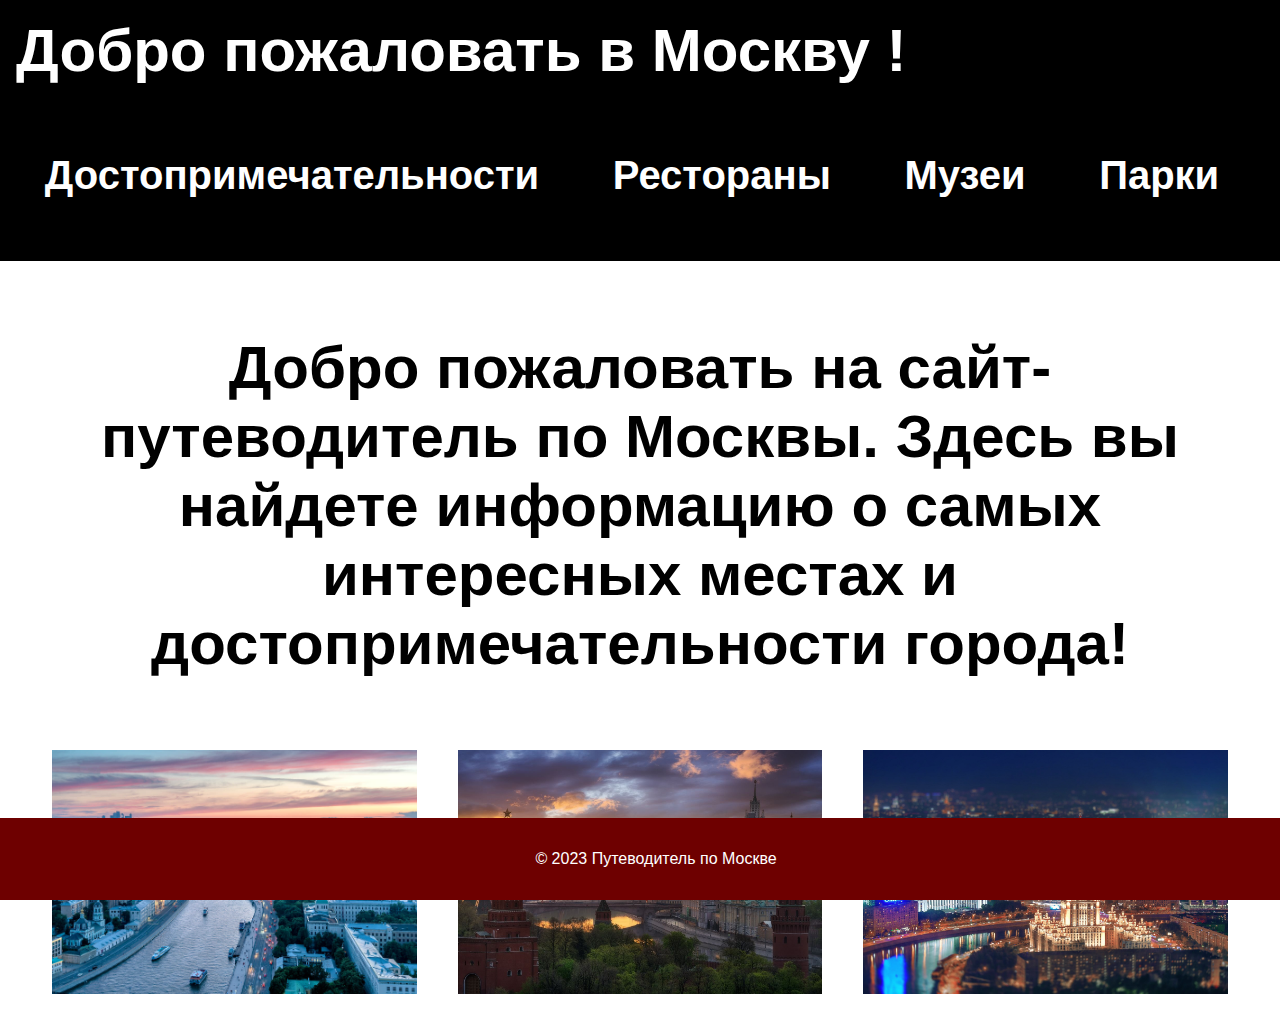
<file: 3lab/index.html>
<!DOCTYPE html>
<html lang="ru">

<head>
    <meta charset="UTF-8">
    <meta name="viewport" content="width=device-width, initial-scale=1.0">
    <title>Путеводитель по Москве</title>
    <link rel="stylesheet" href="styles.css">
    <link rel="stylesheet" href="print.css" media="print">
</head> 

<body>
    <header>
        <h1>Добро пожаловать в Москву !</h1>
        <nav>
            <ul>
                <li><a href="sights.html">Достопримечательности</a></li>
                <li><a href="restaurants.html">Рестораны</a></li>
                <li><a href="museums.html">Музеи</a></li>
                <li><a href="parks.html">Парки</a></li>
            </ul>
        </nav>
    </header>

    <section class="introduction">
        <h1>Добро пожаловать на сайт-путеводитель по Москвы. Здесь вы найдете информацию о самых интересных местах и достопримечательности города!</h1>
        
        <div class="city-photos">
            <img src="img/msc1.jpg" alt="Фото Москвы 1">
            <img src="img/msc2.jpg" alt="Фото Москвы 2">
            <img src="img/msc3.jpg" alt="Фото Москвы 3">
        </div>
    </section>

    <footer>
        <p>&copy; 2023 Путеводитель по Москве</p>
    </footer>
</body>

</html>
</file>
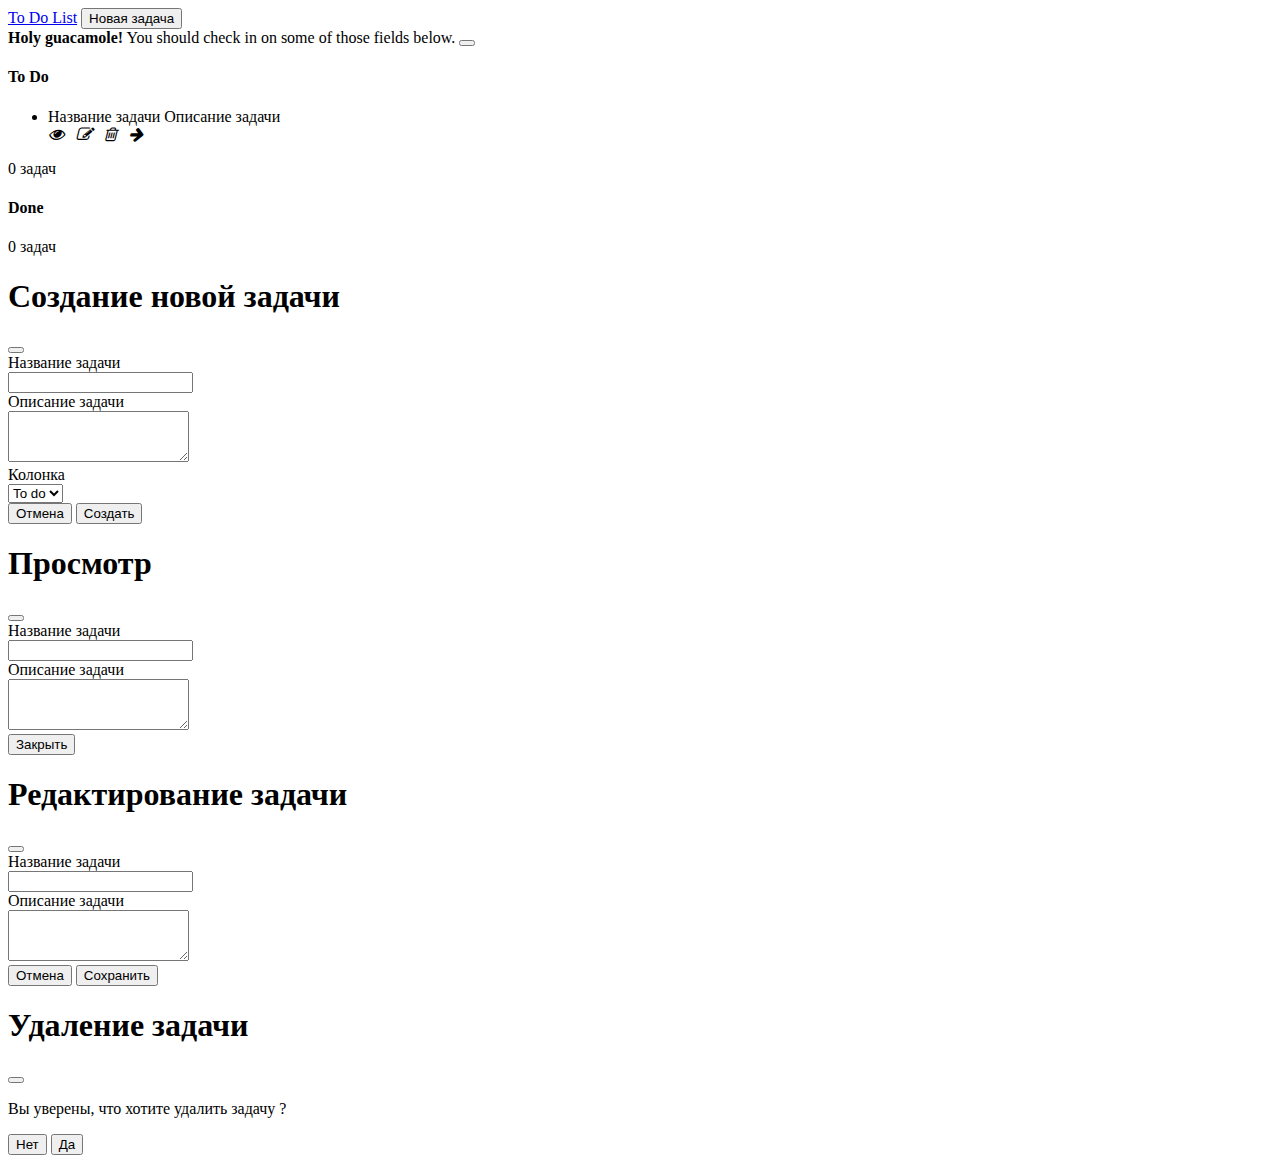
<file: 5dz/index.html>
<!doctype html>
<html lang="en">

<head>
    <!-- Required meta tags -->
    <meta charset="utf-8">
    <meta name="viewport" content="width=device-width, initial-scale=1">

    <!-- Bootstrap CSS -->
    <link href="https://cdn.jsdelivr.net/npm/bootstrap@5.1.3/dist/css/bootstrap.min.css" rel="stylesheet"
        integrity="sha384-1BmE4kWBq78iYhFldvKuhfTAU6auU8tT94WrHftjDbrCEXSU1oBoqyl2QvZ6jIW3" crossorigin="anonymous">

    <link rel="stylesheet" href="https://stackpath.bootstrapcdn.com/font-awesome/4.7.0/css/font-awesome.min.css">

    <link rel="stylesheet" href="styles.css">

    <title>To Do List</title>
</head>

<body>

    <header>
        <nav class="navbar navbar-dark bg-dark">
            <div class="container">
                <a class="navbar-brand" href="#">To Do List</a>
                <button class="btn btn-success" data-bs-toggle="modal" data-bs-target="#createModal" 
                >Новая задача</button>
            </div>
        </nav>
    </header>

    <main>
        <div class="container">
            <div class="alerts my-3">
                <div id="alerts-template" class="alert alert-success alert-dismissible fade show d-none" role="alert">
                    <span class="msg">
                        <strong>Holy guacamole!</strong> You should check in on some of those fields below.
                    </span>
                    <button type="button" class="btn-close" data-bs-dismiss="alert" aria-label="Close"></button>
                </div>
            </div>

            <div class="row">
                <div class="col-md-6 mb-3">
                    <div class="card">
                        <div class="card-header">
                            <h4 class="mb-0">To Do</h4>
                        </div>
                        <div class="card-body p-0">
                            <ul id="to-do-list" class="list-group list-group-flush">
                                <li id="task-template" class="task list-group-item d-flex d-none">
                                    <div class="me-auto">
                                        <span class="task-name">Название задачи</span>
                                        <span class="task-description d-none">Описание задачи</span>
                                    </div>
                                    <div class="actions invisible">
                                        <a class="move-btn move-to-do" title="Переместить в колонку To Do">
                                            <i class="fas fa-arrow-left"></i>
                                        </a>
                                        <a data-bs-toggle="modal" data-bs-target="#showModal" data-action="show"
                                            title="Посмотреть">
                                            <i class="fas fa-eye"></i>
                                        </a>
                                        <a data-bs-toggle="modal" data-bs-target="#editModal" data-action="edit"
                                            title="Редактировать">
                                            <i class="fas fa-edit"></i>
                                        </a>
                                        <a data-bs-toggle="modal" data-bs-target="#removeModal" data-action="remove" title="Удалить">
                                            <i class="fas fa-trash-o"></i>
                                        </a>
                                        <a class="move-btn move-done" title="Переместить в колонку Done">
                                            <i class="fas fa-arrow-right"></i>
                                        </a>
                                    </div>
                                </li>
                            </ul>
                        </div>
                        <div class="card-footer">
                            <span class="badge bg-primary tasks-counter">0</span> <span class="text-muted">задач</span>
                        </div>
                    </div>
                </div>
                <div class="col-md-6 mb-3">
                    <div class="card">
                        <div class="card-header">
                            <h4 class="mb-0">Done</h4>
                        </div>
                        <div class="card-body p-0">
                            <ul id="done-list" class="list-group list-group-flush">
                            </ul>
                        </div>
                        <div class="card-footer">
                            <span class="badge bg-primary tasks-counter">0</span> <span class="text-muted">задач</span>
                        </div>
                    </div>
                </div>
            </div>
        </div>
    </main>
    <div class="modal fade" id="createModal" tabindex="-1" aria-labelledby="exampleModalLabel" aria-hidden="true">
        <div class="modal-dialog modal-dialog-centered modal-lg">
          <div class="modal-content">
            <div class="modal-header">
              <h1 class="modal-title fs-5" id="exampleModalLabel">Создание новой задачи</h1>
              <button type="button" class="btn-close" data-bs-dismiss="modal" aria-label="Close"></button>
            </div>
            <div class="modal-body"><a href="mailto:"></a>
                <div class="row mb-3">
                    <div class="col-3">
                        <label for="nameTask" class="form-label">Название задачи</label>
                    </div>
                    <div class="col-9">
                        <input type="text" class="form-control" id="nameTask" placeholder=>
                    </div>
                </div>
                <div class="row mb-3">
                    <div class="col-3">
                        <label for="textTask" class="form-label">Описание задачи</label>
                    </div>
                    <div class="col-9">
                        <textarea class="form-control" id="textTask" rows="3"></textarea>
                    </div>
                </div>
                <div class="row">
                    <div class="col-3">
                        <label for="select" class="form-label">Колонка</label>
                    </div>
                    <div class="col-9">
                        <select class="form-select" id="select" aria-label="Default select example">
                            <option value="to-do">To do</option>
                            <option value="done">Done</option>
                        </select>
                    </div>
                </div>
    
            </div>
            <div class="modal-footer">
              <button type="button" class="btn btn-secondary" data-bs-dismiss="modal">Отмена</button>
              <button type="button" class="btn btn-primary" id="create" data-bs-dismiss="modal">Создать</button>
            </div>
          </div>
        </div>
      </div>
      <div class="modal fade" id="showModal" tabindex="-1" aria-labelledby="exampleModalLabel" aria-hidden="true">
        <div class="modal-dialog modal-dialog-centered modal-lg">
          <div class="modal-content">
            <div class="modal-header">
              <h1 class="modal-title fs-5" id="showModalLabel">Просмотр</h1>
              <button type="button" class="btn-close" data-bs-dismiss="modal" aria-label="Close"></button>
            </div>
            <div class="modal-body">
                <div class="row mb-3">
                    <div class="col-3">
                        <label for="nameTask" class="form-label">Название задачи</label>
                    </div>
                    <div class="col-9">
                        <input type="text" class="form-control" id="showNameTask" readonly>
                    </div>
                </div>
                <div class="row mb-3">
                    <div class="col-3">
                        <label for="textTask" class="form-label" >Описание задачи</label>
                    </div>
                    <div class="col-9">
                        <textarea class="form-control" id="showTextTask" rows="3" readonly></textarea>
                    </div>
                </div>
            </div>
            <div class="modal-footer">
              <button type="button" class="btn btn-secondary" data-bs-dismiss="modal">Закрыть</button>
            </div>
          </div>
        </div>
      </div> 
      <div class="modal fade" id="editModal" tabindex="-1" aria-labelledby="exampleModalLabel" aria-hidden="true">
        <div class="modal-dialog modal-dialog-centered modal-lg">
          <div class="modal-content">
            <div class="modal-header">
              <h1 class="modal-title fs-5" id="editModalLabel">Редактирование задачи</h1>
              <button type="button" class="btn-close" data-bs-dismiss="modal" aria-label="Close"></button>
            </div>
            <div class="modal-body">
                <div class="row mb-3">
                    <div class="col-3">
                        <label for="nameTask" class="form-label">Название задачи</label>
                    </div>
                    <div class="col-9">
                        <input type="text" class="form-control" id="editNameTask">
                    </div>
                </div>
                <div class="row mb-3">
                    <div class="col-3">
                        <label for="textTask" class="form-label">Описание задачи</label>
                    </div>
                    <div class="col-9">
                        <textarea class="form-control" id="editTextTask" rows="3"></textarea>
                    </div>
                </div>
            </div>
            <div class="modal-footer">
              <button type="button" class="btn btn-secondary" data-bs-dismiss="modal">Отмена</button>
              <button type="button" class="btn btn-primary" id="save" data-bs-dismiss="modal">Сохранить</button>
            </div>
          </div>
        </div>
      </div>
      <div class="modal fade" id="removeModal" tabindex="-1" aria-labelledby="exampleModalLabel" aria-hidden="true">
        <div class="modal-dialog modal-dialog-centered modal-lg">
          <div class="modal-content">
            <div class="modal-header">
              <h1 class="modal-title fs-5" id="removeModalLabel">Удаление задачи</h1>
              <button type="button" class="btn-close" data-bs-dismiss="modal" aria-label="Close"></button>
            </div>
            <div class="modal-body">
                <p>Вы уверены, что хотите удалить задачу <span id="removeNameTask"></span>?</p>
            </div>
            <div class="modal-footer">
              <button type="button" class="btn btn-secondary" data-bs-dismiss="modal">Нет</button>
              <button type="button" class="btn btn-primary" id="removeModalBtn" data-bs-dismiss="modal">Да</button>
            </div>
          </div>
        </div>
      </div>
    <script src="https://cdn.jsdelivr.net/npm/bootstrap@5.1.3/dist/js/bootstrap.bundle.min.js"
        integrity="sha384-ka7Sk0Gln4gmtz2MlQnikT1wXgYsOg+OMhuP+IlRH9sENBO0LRn5q+8nbTov4+1p"
        crossorigin="anonymous"></script>

    <script src="main.js"></script>
</body>

</html>
</file>
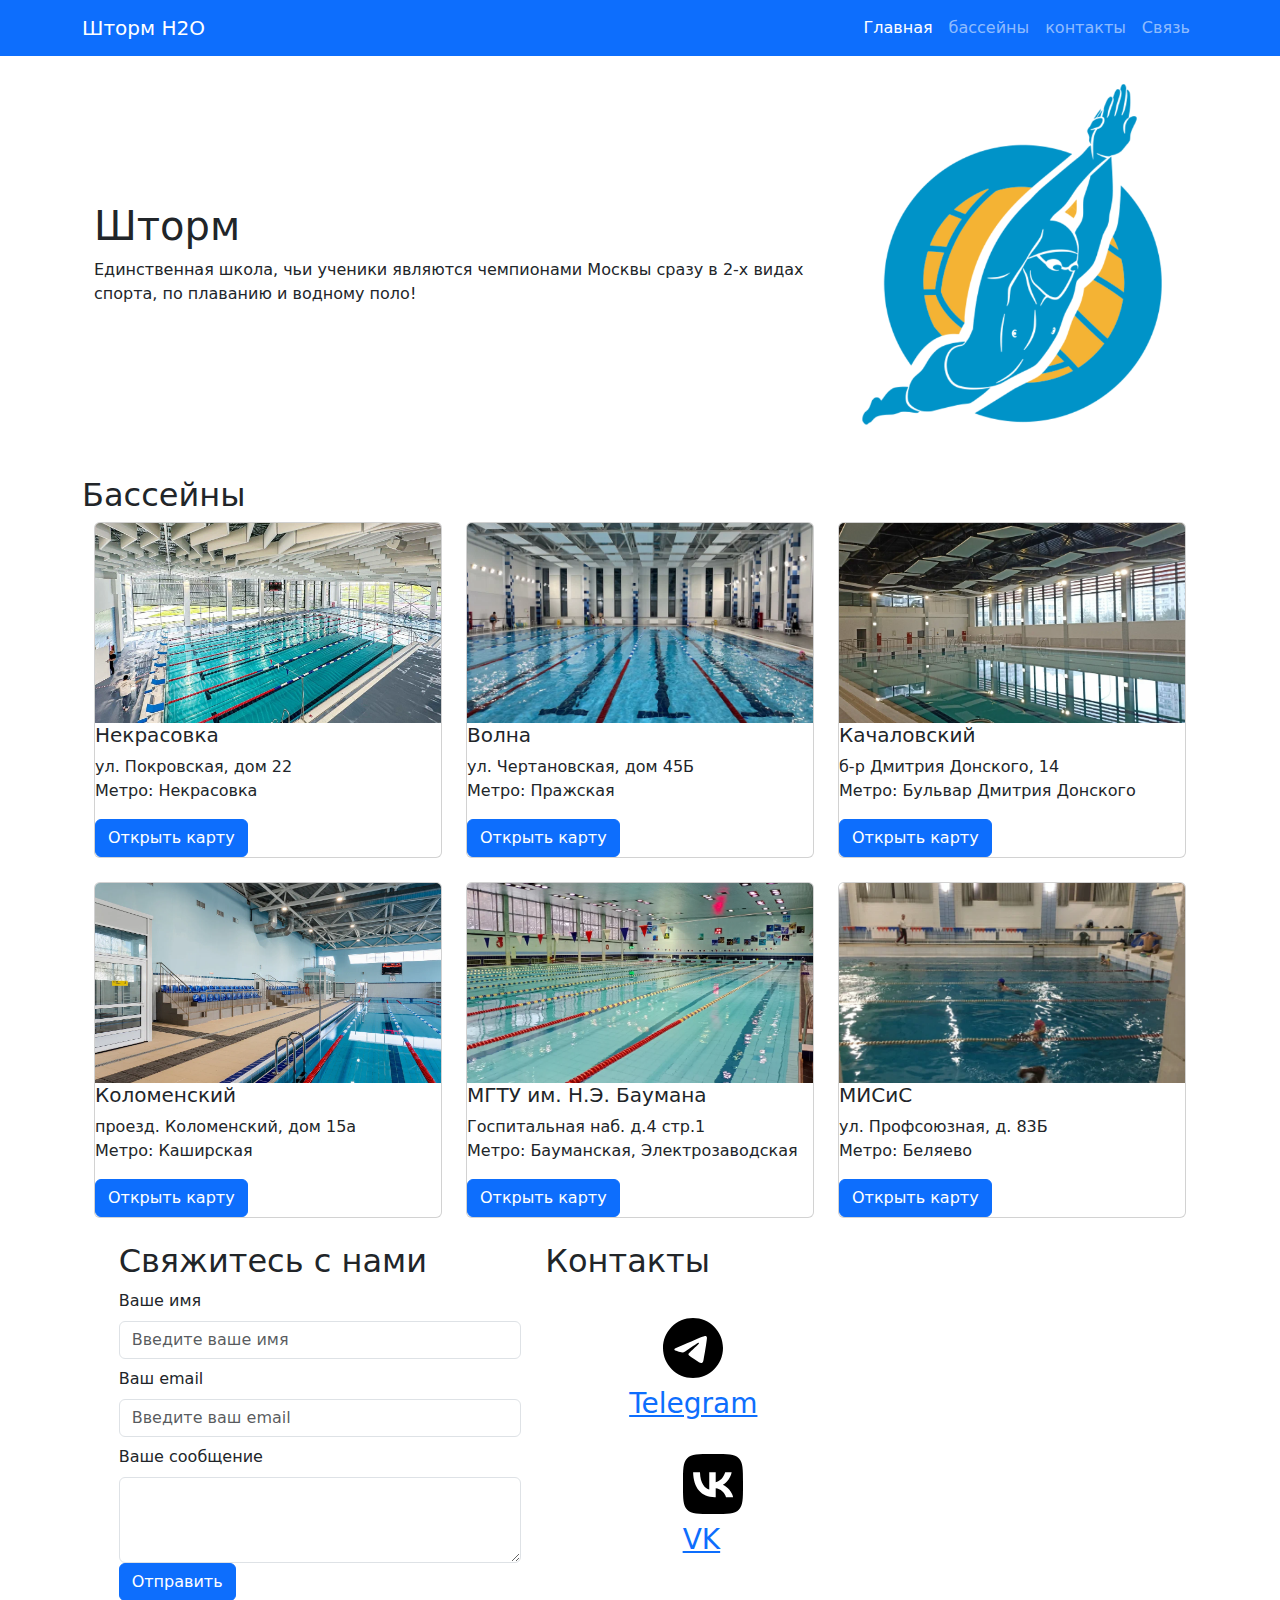
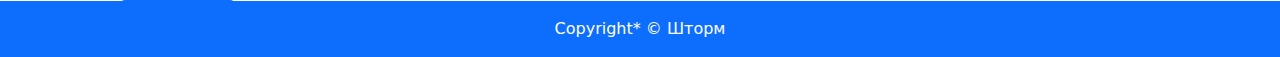
<file: 6lab/index.html>
<!doctype html>
<html lang="ru">
<head>
  <meta charset="utf-8">
  <meta name="viewport" content="width=device-width, initial-scale=1">
  <link href="https://cdn.jsdelivr.net/npm/bootstrap@5.3.2/dist/css/bootstrap.min.css" rel="stylesheet">
  <link  href="style.css" rel="stylesheet">
  
  <title>Шторм</title>
</head>
<body>
  <!-- Шапка с навигацией -->
  <nav class="navbar navbar-expand-lg navbar-dark bg-primary">
    <div class="container">
      <a class="navbar-brand" href="#">Шторм H2O</a>
      <button class="navbar-toggler" type="button" data-bs-toggle="collapse" data-bs-target="#navbarNav" aria-controls="navbarNav" aria-expanded="false" aria-label="Toggle navigation">
        <span class="navbar-toggler-icon"></span>
      </button>
      <div class="collapse navbar-collapse" id="navbarNav">
        <ul class="navbar-nav ms-auto">
          <li class="nav-item">
            <a class="nav-link active" aria-current="page" href="#main">Главная</a>
          </li>
          <li class="nav-item">
            <a class="nav-link" href="#pool">бассейны</a>
          </li>
          <li class="nav-item">
            <a class="nav-link" href="#inf">контакты</a>
          </li>
          <li class="nav-item">
            <a class="nav-link" href="#contact-form">Связь</a>
          </li>
        </ul>
      </div>
    </div>
  </nav>

  <div class="container mt-4">
    <div class="row mt-4 align-items-center" id="main">
      <div class="col-lg-8">
        <h1 class="mt-3">Шторм</h1>
        <p>Единственная школа, чьи ученики являются чемпионами Москвы сразу в 2-х видах спорта, по плаванию и водному поло!</p>
      </div>
      <div class="col-lg-4">
        <img src="img/Logo.png" class="img-fluid" alt="Логотип">
      </div>
    </div>

    <!-- Раздел с бассейнами -->
    <section class="mt-5" id="pool">
      <h2 class="mt-3">Бассейны</h2>
      <div class="row g-4">
        <div class="col-md-4">
          <div class="card">
            <img src="img/1Pool.jpg" class="card-img-top" alt="Некрасовка">
            <div class="card-justify-content-start">
              <h5 class="card-title">Некрасовка</h5>
              <p class="card-text">ул. Покровская, дом 22<br>
                Метро: Некрасовка</p>
              <a href="https://yandex.ru/map-widget/v1/?um=constructor%3A273d1317413ad5a05bb4af482c79365b0aacae26bfe4c6473c79380f539d558b&source=constructor" class="btn btn-primary">Открыть карту</a>
            </div>
          </div>
        </div>

    <div class="col-md-4">
      <div class="card">
        <img src="img/2pool.jpg" class="card-img-top" alt="Волна">
        <div class="card-justify-content-center">
          <h5 class="card-title">Волна</h5>
          <p class="card-text">ул. Чертановская, дом 45Б<br>
            Метро: Пражская</p>
          <a href="https://yandex.ru/map-widget/v1/?um=constructor%3A58b53d62de284aad25e4944269ad546eb80087ccfbc36a3d2783413fe2becc6f&source=constructor" class="btn btn-primary">Открыть карту</a>
        </div>
      </div>
    </div>

    <div class="col-md-4">
      <div class="card">
        <img src="img/3pool.jpg" class="card-img-top" alt="Качаловский">
        <div class="card-justify-content-end">
          <h5 class="card-title">Качаловский</h5>
          <p class="card-text">б-р Дмитрия Донского, 14<br>
            Метро: Бульвар Дмитрия Донского</p>
          <a href="https://yandex.ru/map-widget/v1/?um=constructor%3A2769d3dc134184f87aa5b4f98b9a7d5a6a3618f2155f910bbc6d28cdbe6b3b29&source=constructor" class="btn btn-primary">Открыть карту</a>
        </div>
      </div>
    </div>

    <div class="col-md-4">
      <div class="card">
        <img src="img/4pool.jpg" class="card-img-top" alt="Коломенский">
        <div class="card-justify-content-start">
          <h5 class="card-title">Коломенский</h5>
          <p class="card-text">проезд. Коломенский, дом 15а<br>
            Метро: Каширская</p>
          <a href="https://yandex.ru/map-widget/v1/?um=constructor%3Ae1675458c0c031209a68c3c204cd332ce67ef6c8ebaf89aa4463972f08bdfbfb&source=constructor" class="btn btn-primary">Открыть карту</a>
        </div>
      </div>
    </div>

    <div class="col-md-4">
      <div class="card">
        <img src="img/5pool.jpg" class="card-img-top" alt="МГТУ им. Н.Э. Баумана">
        <div class="card-justify-content-center">
          <h5 class="card-title">МГТУ им. Н.Э. Баумана</h5>
          <p class="card-text">Госпитальная наб. д.4 стр.1<br>
            Метро: Бауманская, Электрозаводская</p>
          <a href="https://yandex.ru/map-widget/v1/?um=constructor%3A53be9ccdac6bdafe47466e1d65eee1781704134b2218382577ddff336171d4c5&source=constructor" class="btn btn-primary">Открыть карту</a>
        </div>
      </div>
    </div>

    <div class="col-md-4">
      <div class="card">
        <img src="img/6pool.jpg" class="card-img-top" alt="МИСиС">
        <div class="card-justify-content-end">
          <h5 class="card-title">МИСиС</h5>
          <p class="card-text">ул. Профсоюзная, д. 83Б<br>
            Метро: Беляево</p>
          <a href="https://yandex.ru/map-widget/v1/?um=constructor%3Ae591189b53964ee1ef57eb7312088ff35b6f189a10fdf951ece80b9eb6aec529&source=constructor" class="btn btn-primary">Открыть карту</a>
        </div>
      </div>
    </div>
  </div>
</section>

      </div>
    </section>


    <div class="row mt-4" id="contact-form">
      <div class="col-md-4 offset-md-1">
        <h2>Свяжитесь с нами</h2>
        <form>
          <div class="mt-2">
            <label for="nameInput" class="form-label">Ваше имя</label>
            <input type="text" class="form-control" id="nameInput" placeholder="Введите ваше имя">
          </div>
          <div class="mt-2">
            <label for="emailInput" class="form-label">Ваш email</label>
            <input type="email" class="form-control" id="emailInput" placeholder="Введите ваш email">
          </div>
          <div class="mt-2">
            <label for="messageTextarea" class="form-label">Ваше сообщение</label>
            <textarea class="form-control" id="messageTextarea" rows="3"></textarea>
          </div>
          <button type="submit" class="btn btn-primary">Отправить</button>
        </form>
      </div>
      <div class="col-md-3" id="inf">
        <h2>Контакты</h2>
        <div class="headline w-50 mx-auto bg-white"></div> 
 
        <div class="container-fluid"> 
            <div class="row justify-content-center mt-3"> 
 
                <div class="col-sm-30 mt-3 text-center"> 
                    <a class="custom-link" href="https://t.me/shtormh2o" target="_blank"> 
                        <svg xmlns="http://www.w3.org/2000/svg" height="70px" width="60px" viewBox="0 0 496 512"><!--!Font Awesome Free 6.5.1 by @fontawesome - https://fontawesome.com License - https://fontawesome.com/license/free Copyright 2024 Fonticons, Inc.--><path d="M248 8C111 8 0 119 0 256S111 504 248 504 496 393 496 256 385 8 248 8zM363 176.7c-3.7 39.2-19.9 134.4-28.1 178.3-3.5 18.6-10.3 24.8-16.9 25.4-14.4 1.3-25.3-9.5-39.3-18.7-21.8-14.3-34.2-23.2-55.3-37.2-24.5-16.1-8.6-25 5.3-39.5 3.7-3.8 67.1-61.5 68.3-66.7 .2-.7 .3-3.1-1.2-4.4s-3.6-.8-5.1-.5q-3.3 .7-104.6 69.1-14.8 10.2-26.9 9.9c-8.9-.2-25.9-5-38.6-9.1-15.5-5-27.9-7.7-26.8-16.3q.8-6.7 18.5-13.7 108.4-47.2 144.6-62.3c68.9-28.6 83.2-33.6 92.5-33.8 2.1 0 6.6 .5 9.6 2.9a10.5 10.5 0 0 1 3.5 6.7A43.8 43.8 0 0 1 363 176.7z"/></svg>
                        <p class="fs-3 fw-light">Telegram</p> 
                    </a> 
                </div> 
                <div class="col-sm-2 mt-2 text-center"> 
                    <a class="custom-link" href="https://vk.com/public162393571" target="_blank"> 
                        <svg xmlns="http://www.w3.org/2000/svg" height="70px" width="60px" viewBox="0 0 448 512"><!--!Font Awesome Free 6.5.1 by @fontawesome - https://fontawesome.com License - https://fontawesome.com/license/free Copyright 2024 Fonticons, Inc.--><path d="M31.5 63.5C0 95 0 145.7 0 247V265C0 366.3 0 417 31.5 448.5C63 480 113.7 480 215 480H233C334.3 480 385 480 416.5 448.5C448 417 448 366.3 448 265V247C448 145.7 448 95 416.5 63.5C385 32 334.3 32 233 32H215C113.7 32 63 32 31.5 63.5zM75.6 168.3H126.7C128.4 253.8 166.1 290 196 297.4V168.3H244.2V242C273.7 238.8 304.6 205.2 315.1 168.3H363.3C359.3 187.4 351.5 205.6 340.2 221.6C328.9 237.6 314.5 251.1 297.7 261.2C316.4 270.5 332.9 283.6 346.1 299.8C359.4 315.9 369 334.6 374.5 354.7H321.4C316.6 337.3 306.6 321.6 292.9 309.8C279.1 297.9 262.2 290.4 244.2 288.1V354.7H238.4C136.3 354.7 78 284.7 75.6 168.3z"/></svg>
                        <p class="fs-3 fw-light">VK</p> 
                    </a> 
                </div> 
                
 
            </div> 
        </div>
      </div>
    </div>
  </div>

  <footer class="py-3 bg-primary text-white">
    <div class="container text-center">
      <p class="mb-0">Copyright* &copy; Шторм</p>
    </div>
  </footer>

  <script src="https://cdn.jsdelivr.net/npm/bootstrap@5.3.2/dist/js/bootstrap.bundle.min.js"></script>

</body>
</html>
</file>
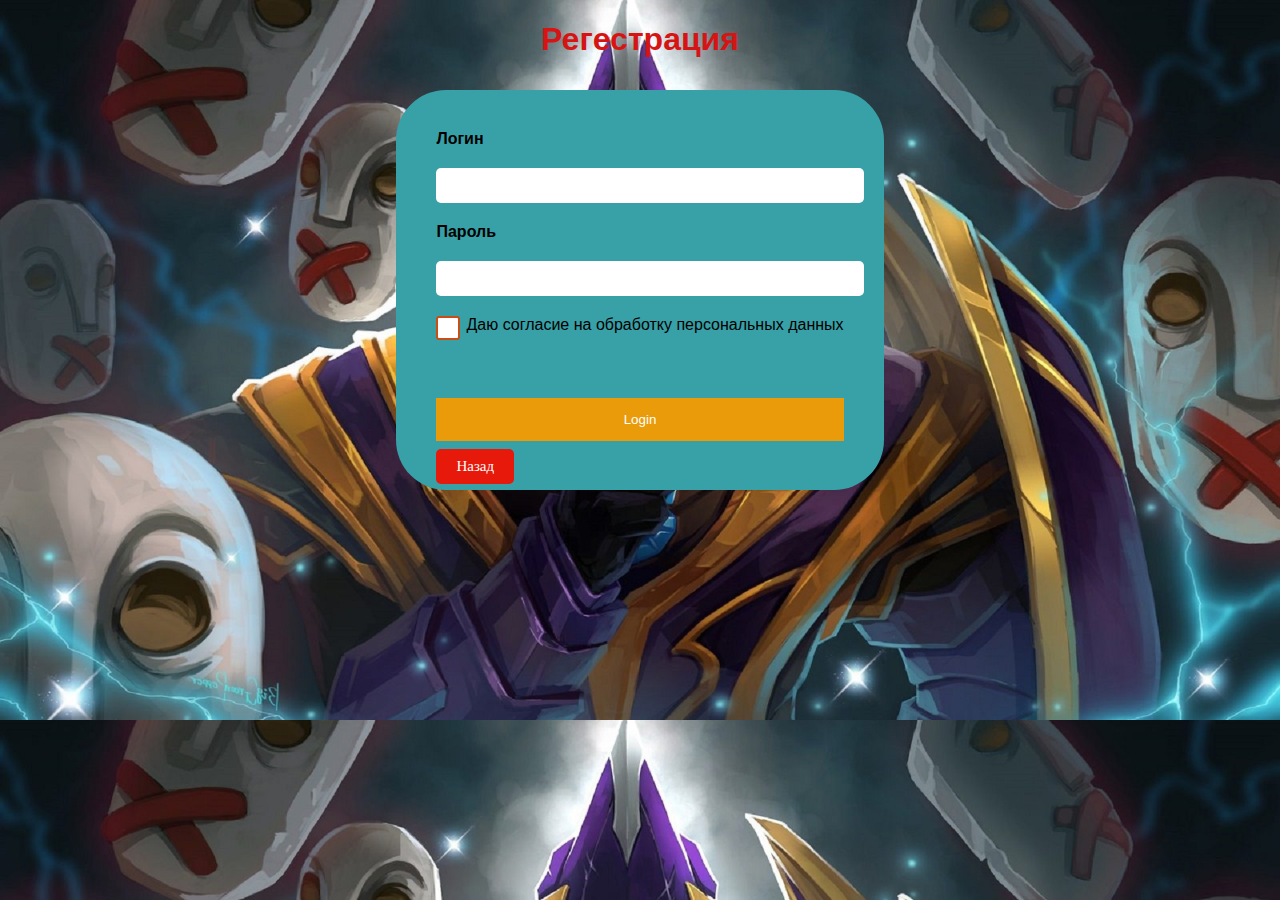
<file: 2lab/2.2lab.html>
<!DOCTYPE html>
<html lang="en">
<head>
    <meta charset="UTF-8">
    <meta name="viewport" content="width=device-width, initial-scale=1.0">
    <link rel="stylesheet" href="2.2style.css">
    <title>Регестрация</title>
</head>
<body>
    <h1>Регестрация</h1>
    <form method="post" action="https://httpbin.org/post">
    <div class="container">                                                          
        <label for="uname"><b>Логин</b></label>
        <input type="text" id="uname" name="uname" required>
    
        <label for="psw"><b>Пароль</b></label>
        <input type="password" id="psw" name="psw" required>
        <input type="checkbox" id="consent" name="consent" required> <!-- Это флажок для подтверждения согласия на обработку персональных данных. required указывает что флажок должен быть выбран -->
        <label for="consent">Даю согласие на обработку персональных данных</label><br><br>
        <button type="submit">Login</button>
        <div>
            <a href="2lab.html">Назад</a>
        </div>
        


    </form> 
</body>
</html>
</file>
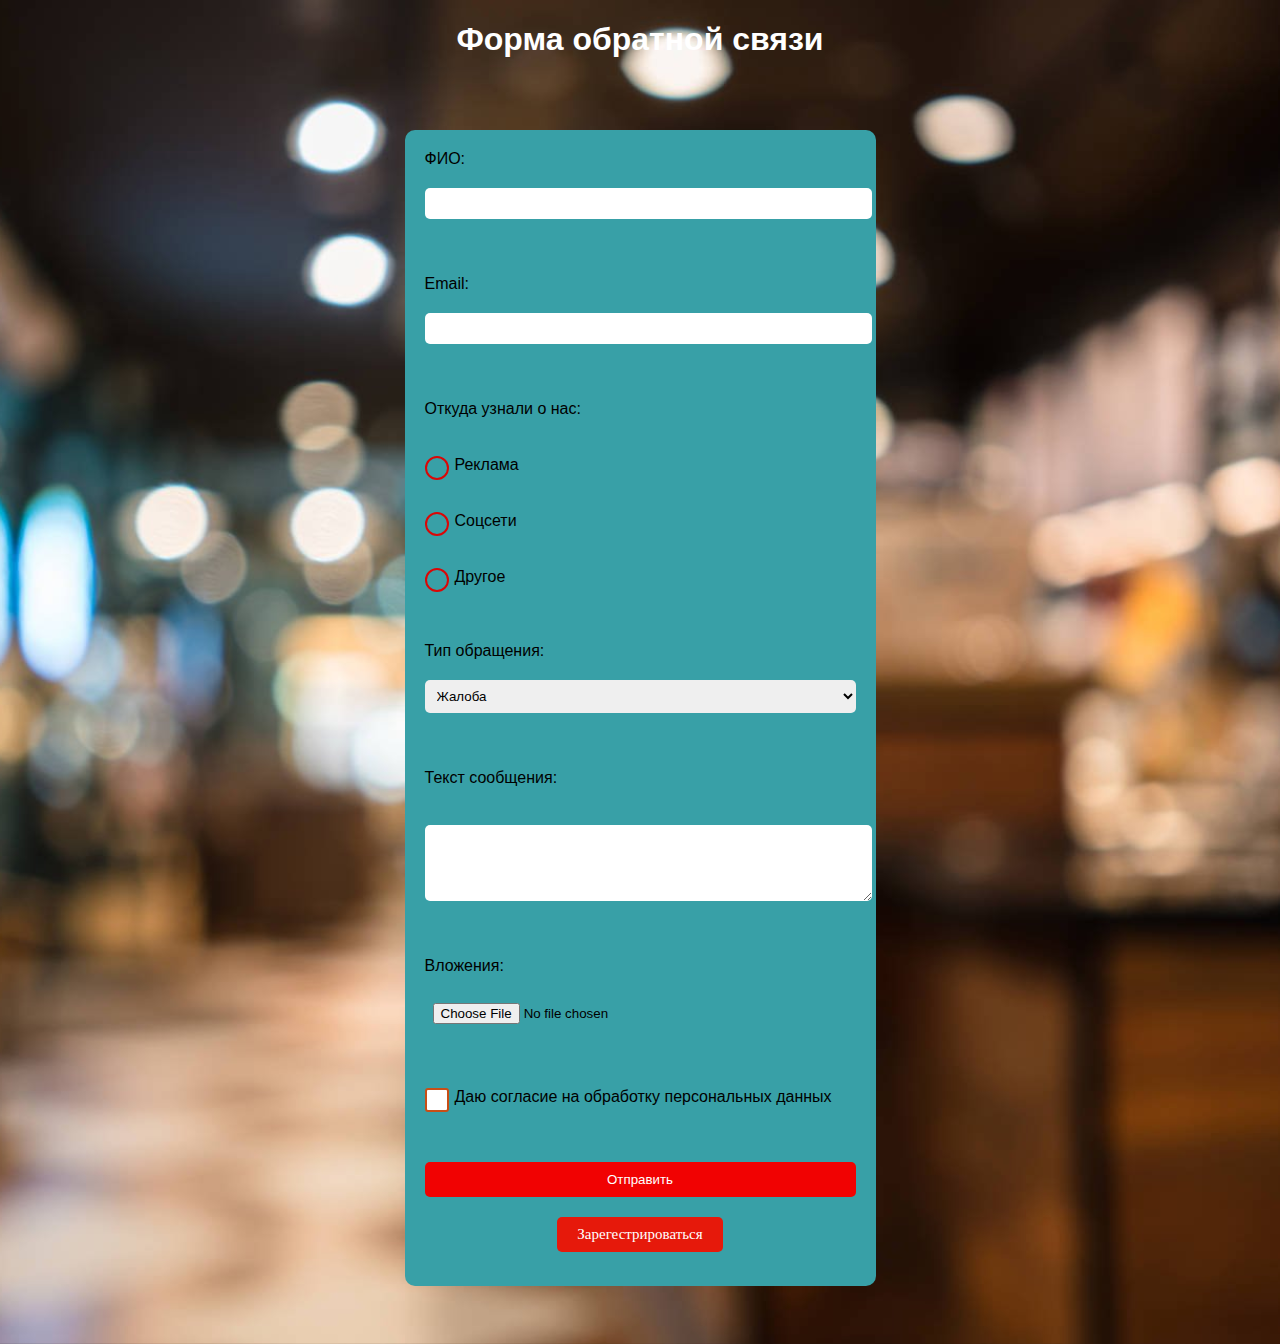
<file: 2lab/2lab.html>
<!DOCTYPE html>
<html lang="ru">
<head>
    <meta charset="UTF-8">
    <meta name="viewport" content="width=device-width, initial-scale=1.0">
    <title>Форма обратной связи</title>
    <link rel="stylesheet" href="style2.css">
</head>
<body>
    <h1>Форма обратной связи</h1>
    <form method="post" action="https://httpbin.org/post" enctype="multipart/form-data" > <!-- это строка указывает что данные отправлены методом post  по указанной Url-ссылке -->
        <label for="name">ФИО:</label> <!-- for = "name" указывает что ФИО свзана с полем ввода с идентификатором"name" -->
        <input type="text" id="name" name="name" required><br><br><!-- это поле ввода типа "text" для ввода ФИО. id="name" задает идентификатор поля ввода "name", name="name" указывает имя поля ввода для отправки данных, required указывает, что поле обязательно для заполнения. -->
        
        <label for="email">Email:</label>
        <input type="email" id="email" name="email" required><br><br>
        
        <label>Откуда узнали о нас:</label><br>
        <input type="radio" id="radio1" name="source" value="advertisement"> <label for="radio1">Реклама</label><br> <!-- Это радиокнопка для выбора источника "Реклама" id - задает идентификаторрадиокнопки, name -  указывает имя группы радиокнопок для отправки данных, Value - задает значение которое будет отправлено при выборе радиокнопки -->
        <input type="radio" id="radio2" name="source" value="social networks"> <label for="radio2">Соцсети</label><br> 
        <input type="radio" id="radio3" name="source" value="other"> <label for="radio3">Другое</label><br><br>
        
        <label for="type">Тип обращения:</label><!-- Это метка для элемента выбора типа обращения. for="type" указывает, что метка связана с элементом выбора с идентификатором "type". -->
        <select id="type" name="type" required>
            <option value="complaint">Жалоба</option><!-- это опции выбора внутри элемента SELECT. Значение каждой опции указывается в атибуте VALUE-->
            <option value="proposal">Предложение</option>
            <option value="question">Вопрос</option>
            <option value="question">Благодарность</option>
            <option value="question">Другое</option>
        </select><br><br>
        
        <label for="message">Текст сообщения:</label><br><!--это метка для поля ввода текста сообщения -->
        <textarea id="message" name="message" rows="4" cols="50" required></textarea><br><br><!-- Это поле  ввода сообщения -->
        <label for="attachment">Вложения:</label> <!-- Это метка для поля ввода файла -->
        <input type="file" id="attachment" name="attachment"><br><br>
        
        <input type="checkbox" id="consent" name="consent" required> <!-- Это флажок для подтверждения согласия на обработку персональных данных. required указывает что флажок должен быть выбран -->
        <label for="consent">Даю согласие на обработку персональных данных</label><br><br>
        
        <input type="submit" value="Отправить"> <!-- Это кнопка отправки формы -->
        
        <div>
            <a class="button" href="2.2lab.html">Зарегестрироваться</a>
        
          </div>
    </form>
</body>
</html>
</file>
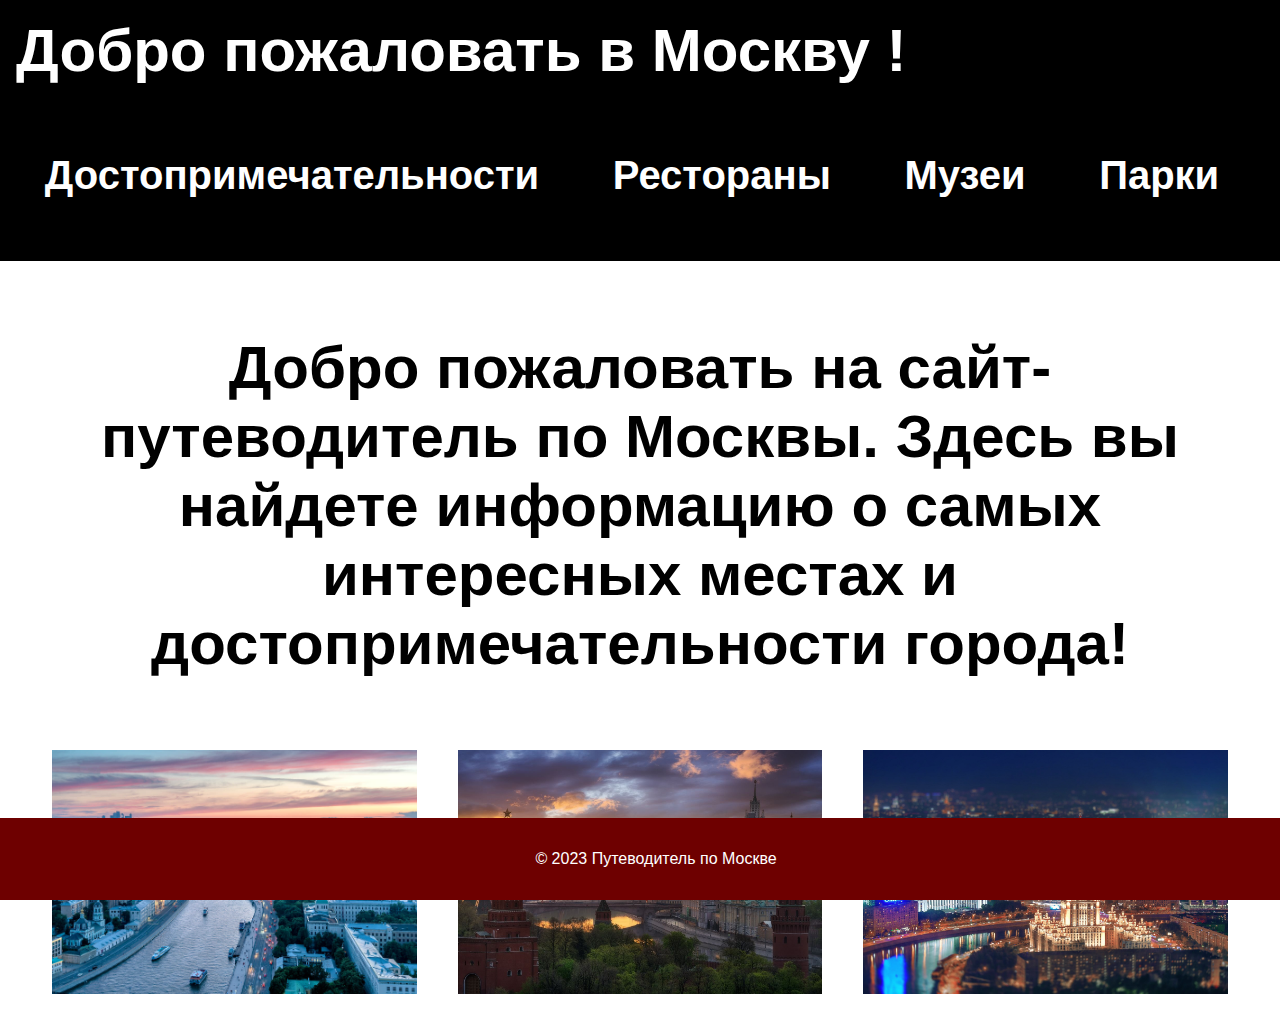
<file: 3lab/index .html>
<!DOCTYPE html>
<html lang="ru">

<head>
    <meta charset="UTF-8">
    <meta name="viewport" content="width=device-width, initial-scale=1.0">
    <title>Путеводитель по Москве</title>
    <link rel="stylesheet" href="styles.css">
</head> 

<body>
    <header>
        <h1>Добро пожаловать в Москву !</h1>
        <nav>
            <ul>
                <li><a href="sights.html">Достопримечательности</a></li>
                <li><a href="restaurants.html">Рестораны</a></li>
                <li><a href="museums.html">Музеи</a></li>
                <li><a href="parks.html">Парки</a></li>
            </ul>
        </nav>
    </header>

    <section class="introduction">
        <h1>Добро пожаловать на сайт-путеводитель по Москвы. Здесь вы найдете информацию о самых интересных местах и достопримечательности города!</h1>
        
        <div class="city-photos">
            <img src="img/msc1.jpg" alt="Фото Москвы 1">
            <img src="img/msc2.jpg" alt="Фото Москвы 2">
            <img src="img/msc3.jpg" alt="Фото Москвы 3">
        </div>
    </section>

    <footer>
        <p>&copy; 2023 Путеводитель по Москве</p>
    </footer>
</body>

</html>
</file>
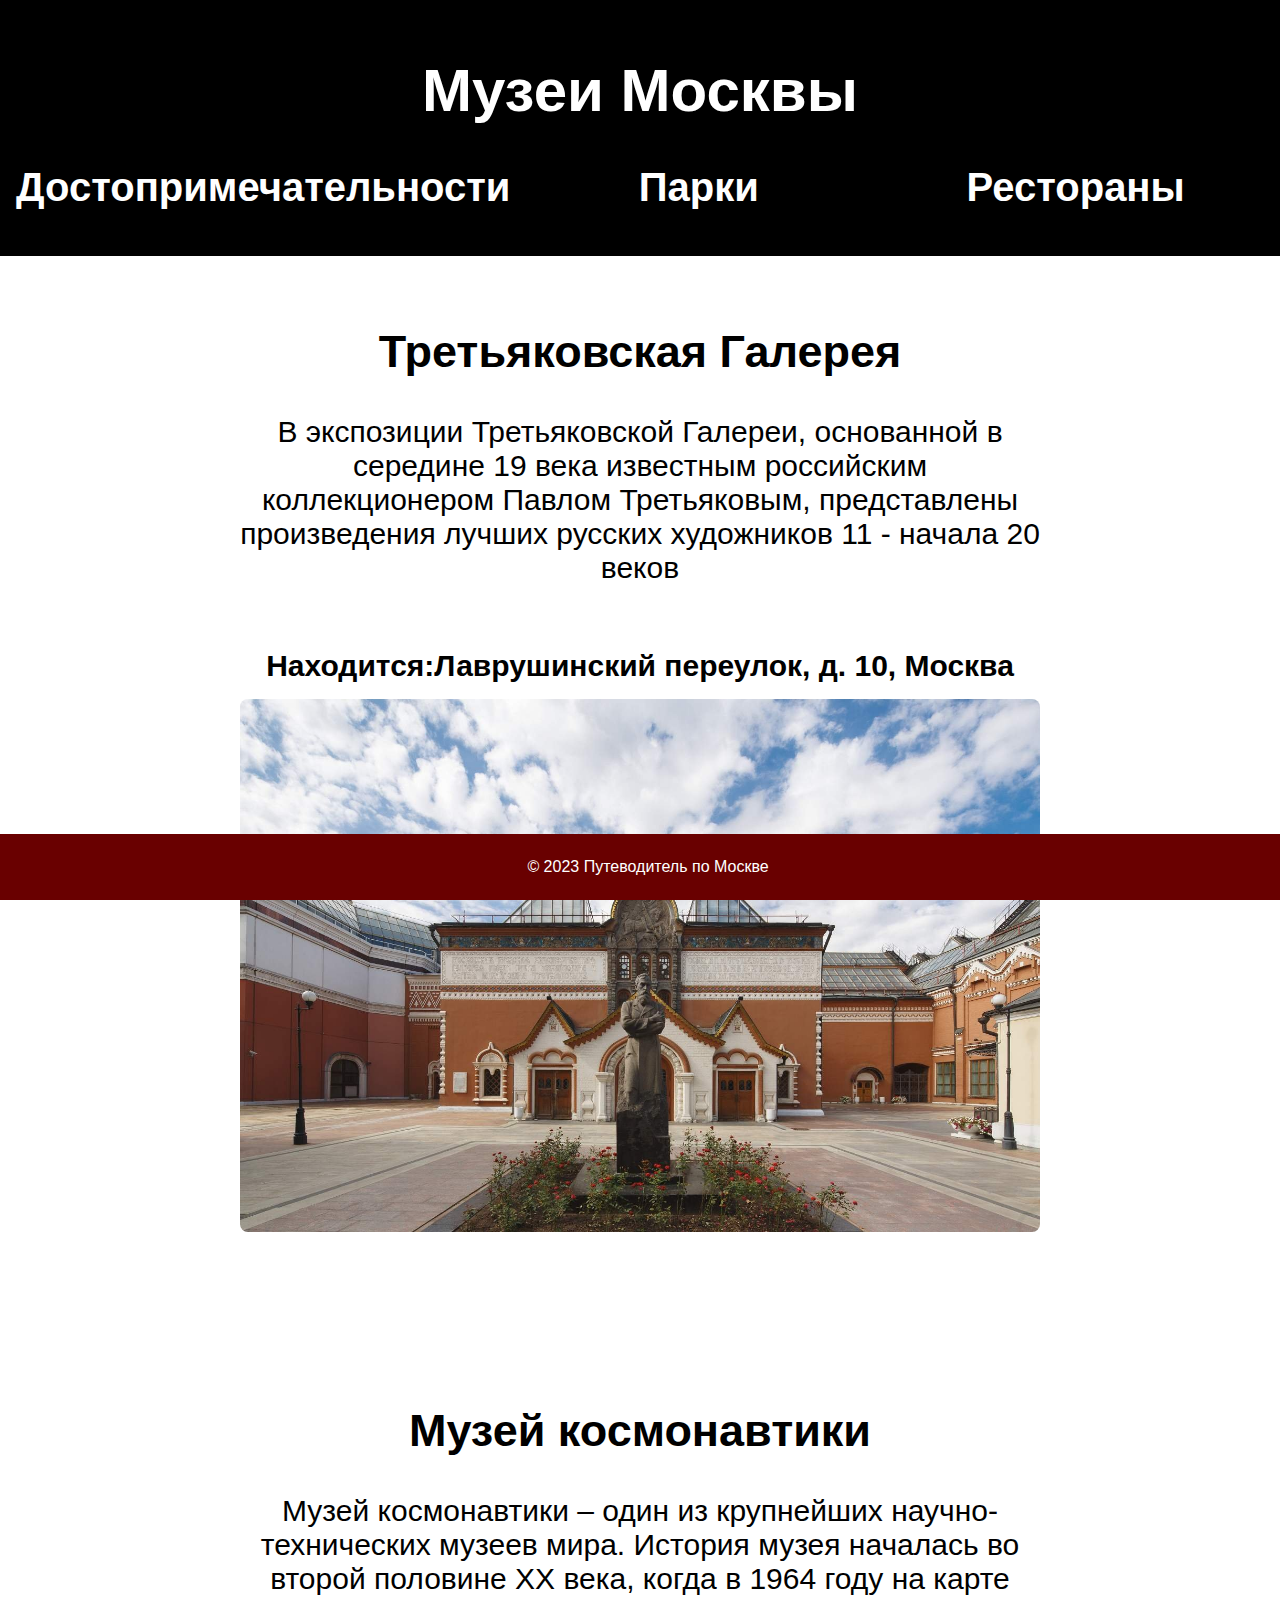
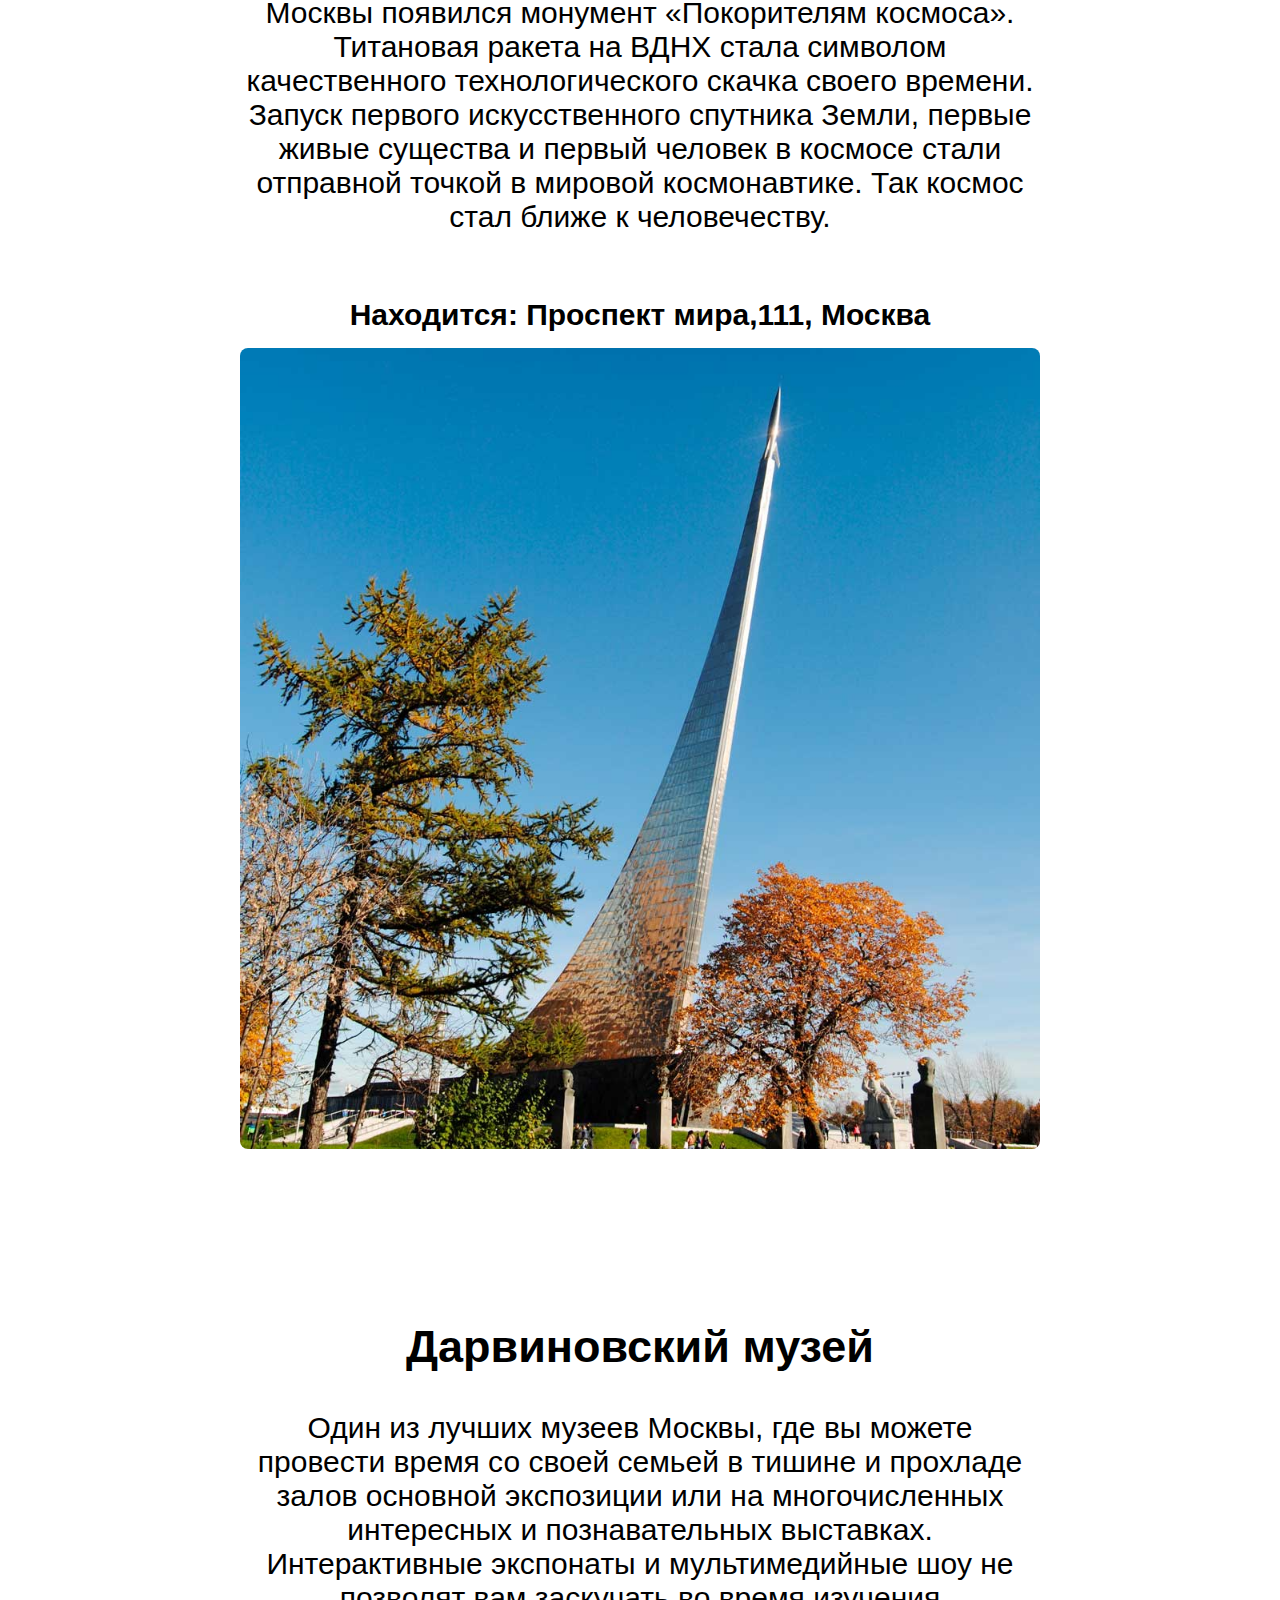
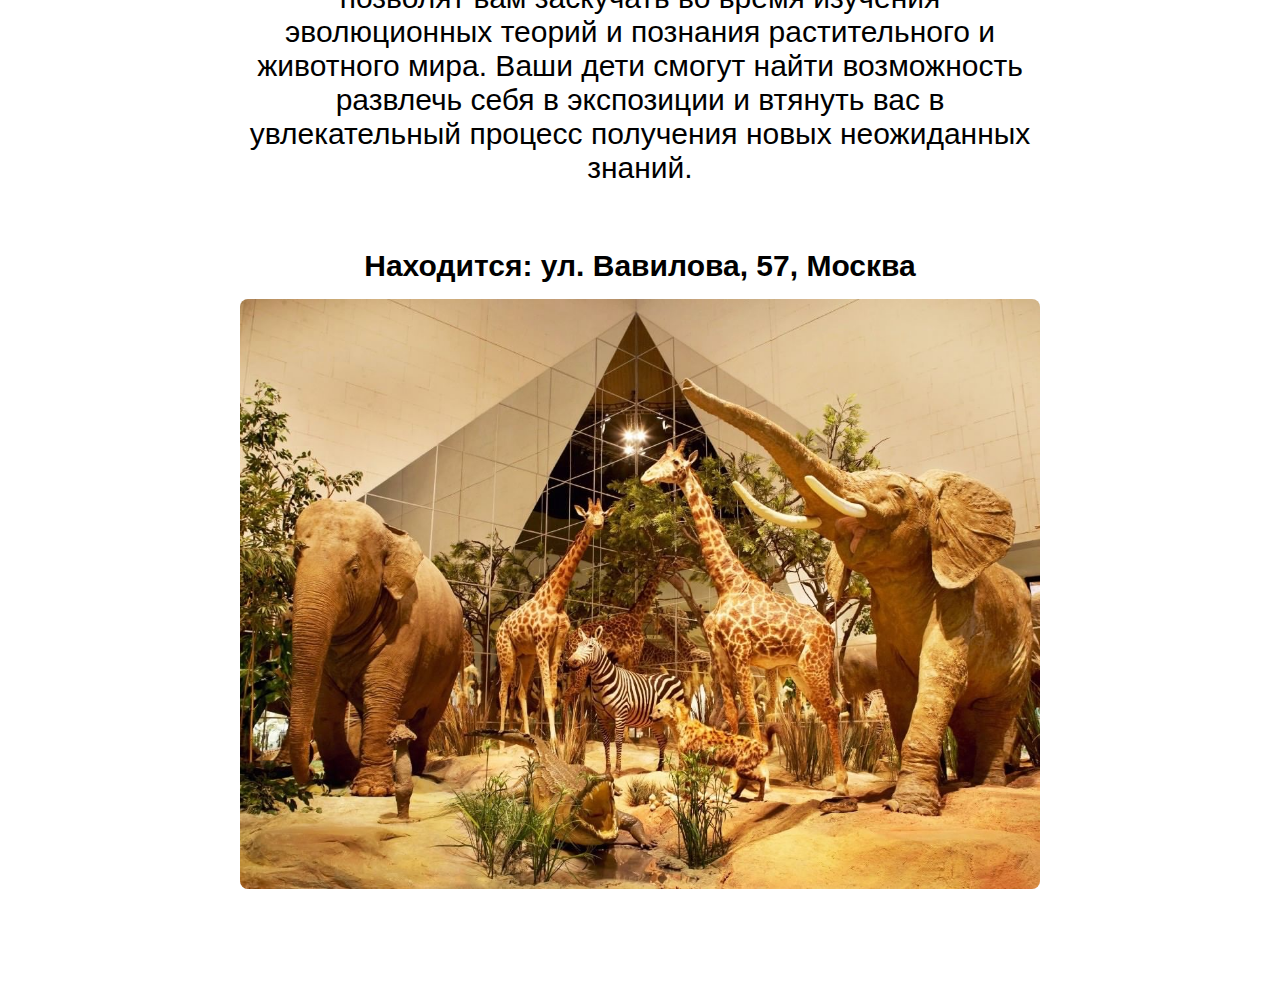
<file: 3lab/museums.html>
<!DOCTYPE html>
<html lang="ru">

<head>
    <meta charset="UTF-8">
    <meta name="viewport" content="width=device-width, initial-scale=1.0">
    <title>Достопримечательности Москвы</title>
    <link rel="stylesheet" href="styles_museums.css">
</head> 

<body>
    <header>
        <h1>Музеи Москвы</h1>
        <nav>
            <ul>
                <li><a href="sights.html">Достопримечательности</a></li>
                <li><a href="parks.html">Парки</a></li>
                <li><a href="restaurants.html">Рестораны</a></li>
            </ul>
        </nav>
    </header>

    <section class="sight">
        <h2>Третьяковская Галерея</h2>
        <p> В экспозиции Третьяковской Галереи, основанной в середине 19 века известным российским коллекционером Павлом Третьяковым, представлены произведения лучших русских художников 11 - начала 20 веков</p>
    </br> <b> Находится:Лаврушинский переулок, д. 10, Москва  </b>
        <img src="img/Mus1.jpg" alt="Третьяковская Галерея">
    </section>

    <section class="sight">
        <h2>Музей космонавтики</h2>
        <p>Музей космонавтики – один из крупнейших научно-технических музеев мира. История музея началась во второй половине XX века, когда в 1964 году на карте Москвы появился монумент «Покорителям космоса». Титановая ракета на ВДНХ стала символом качественного технологического скачка своего времени. Запуск первого искусственного спутника Земли, первые живые существа и первый человек в космосе стали отправной точкой в мировой космонавтике. Так космос стал ближе к человечеству.</p>
    </br><b>Находится: Проспект мира,111, Москва</b>
        <img src="img/muzey-kosmonavtiki.jpg" alt="Музей космонавтики">
    </section>

    <section class="sight">
        <h2>Дарвиновский музей</h2>
        <p>Один из лучших музеев Москвы, где вы можете провести время со своей семьей в тишине и прохладе залов основной экспозиции или на многочисленных интересных и познавательных выставках. Интерактивные экспонаты и мультимедийные шоу не позволят вам заскучать во время изучения эволюционных теорий и познания растительного и животного мира. Ваши дети смогут найти возможность развлечь себя в экспозиции и втянуть вас в увлекательный процесс получения новых неожиданных знаний.</p>
    </br><b>Находится: ул. Вавилова, 57, Москва  </b>
        <img src="img/mus2.jpg" alt="Дарвиновский музей">
    </section>

    <footer>
        <p>&copy; 2023 Путеводитель по Москве</p>
    </footer>
</body>

</html>
</file>
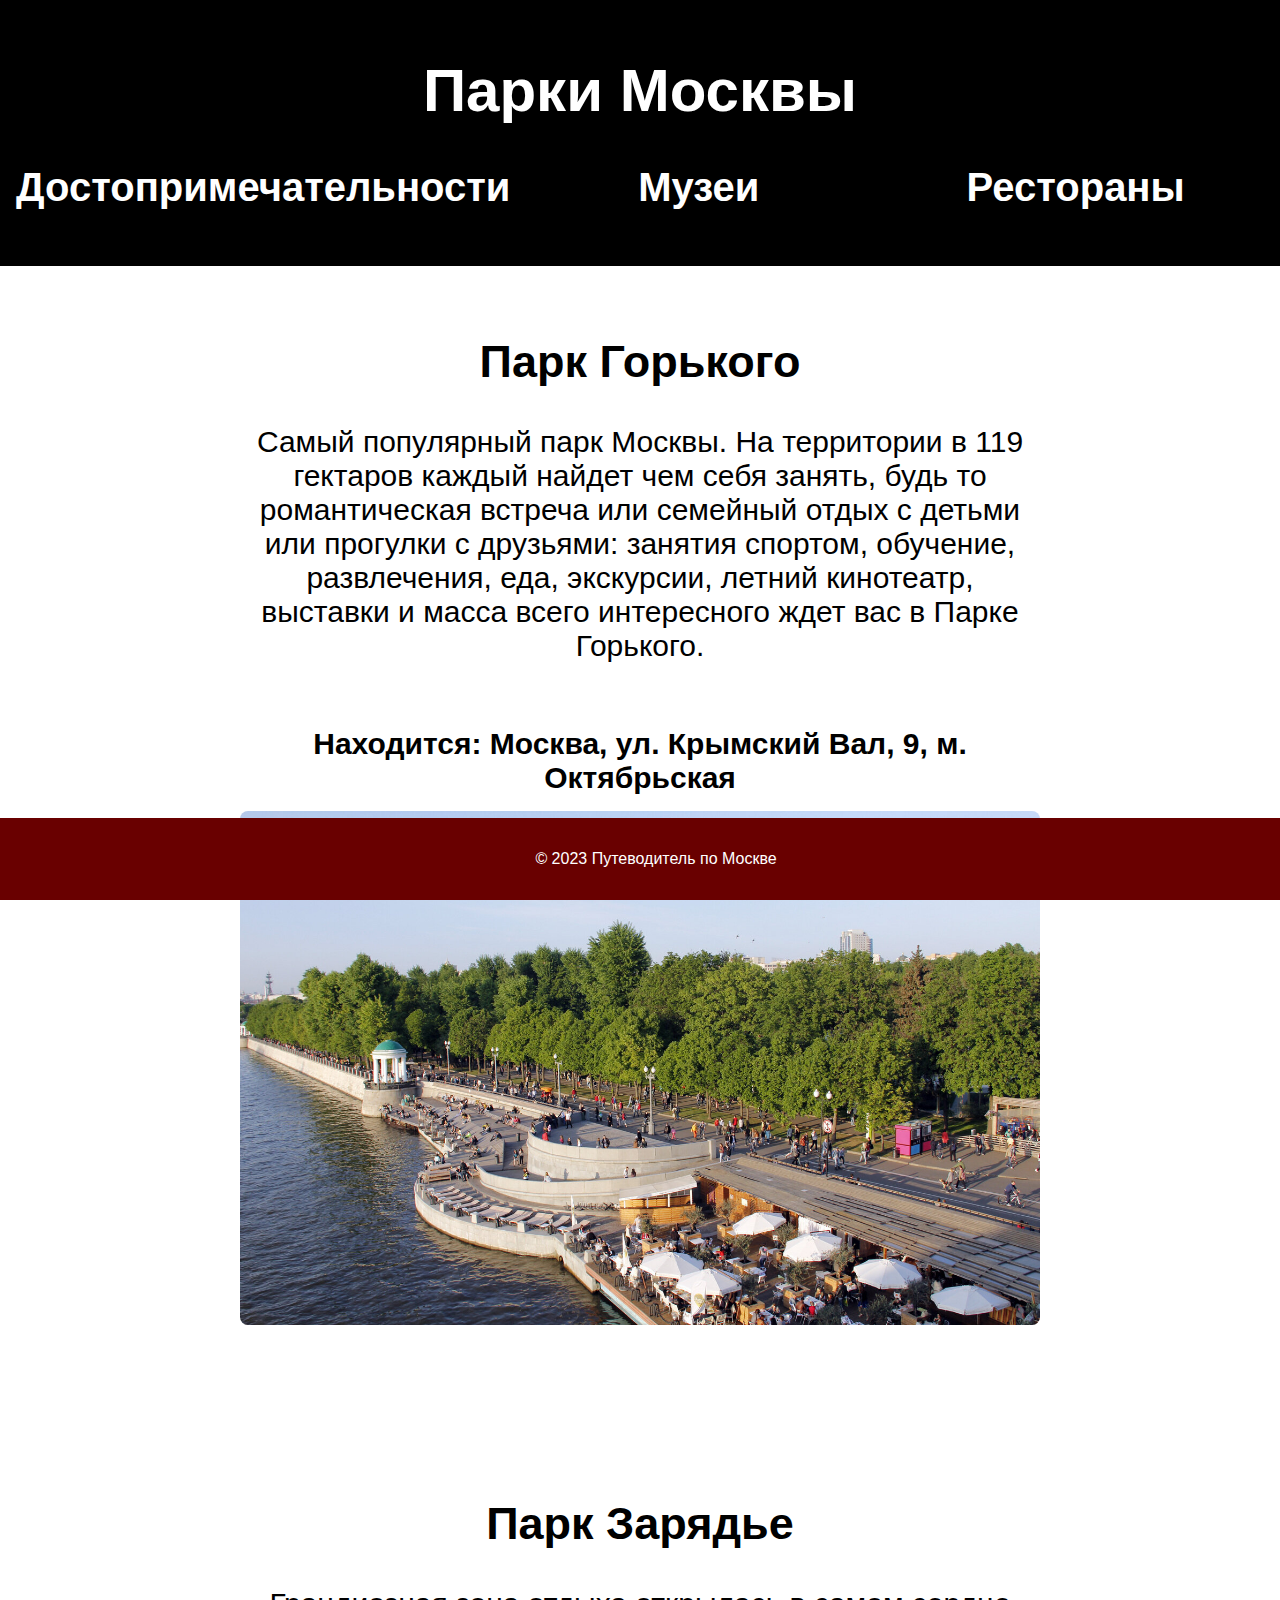
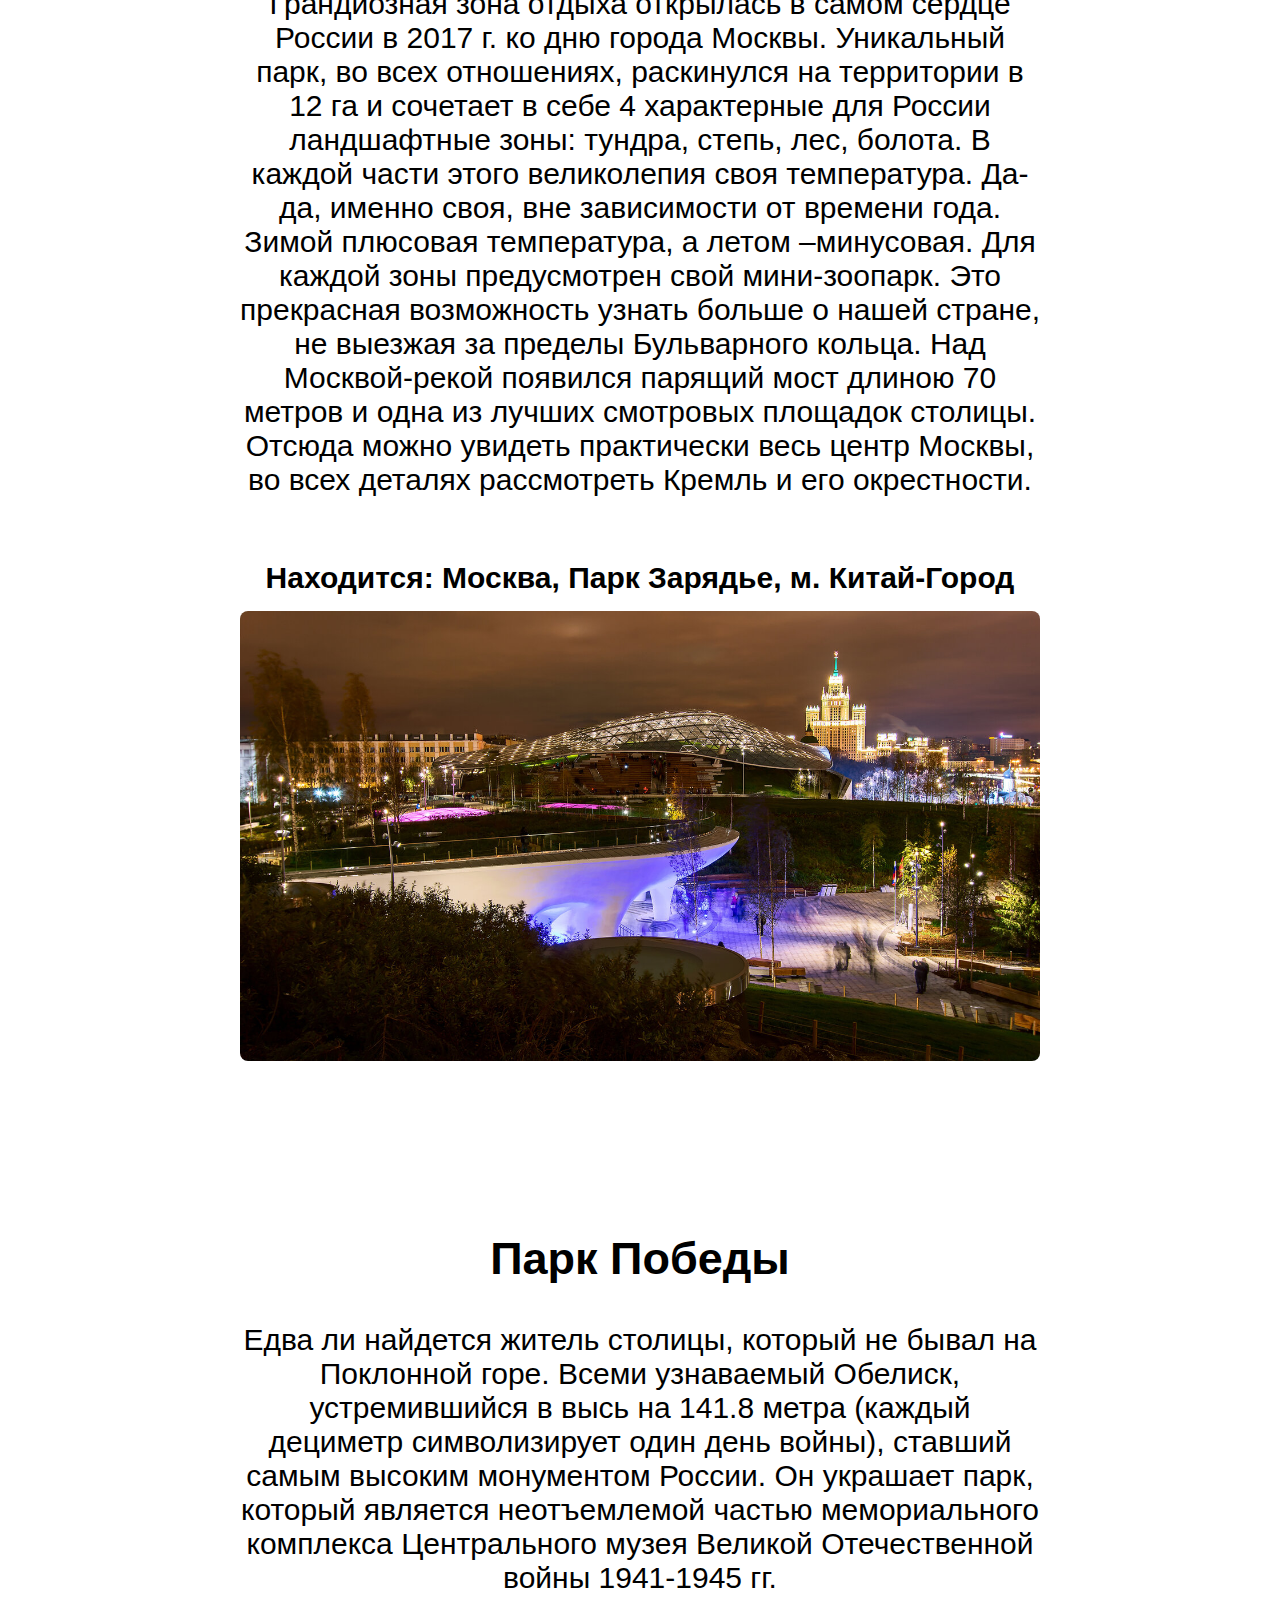
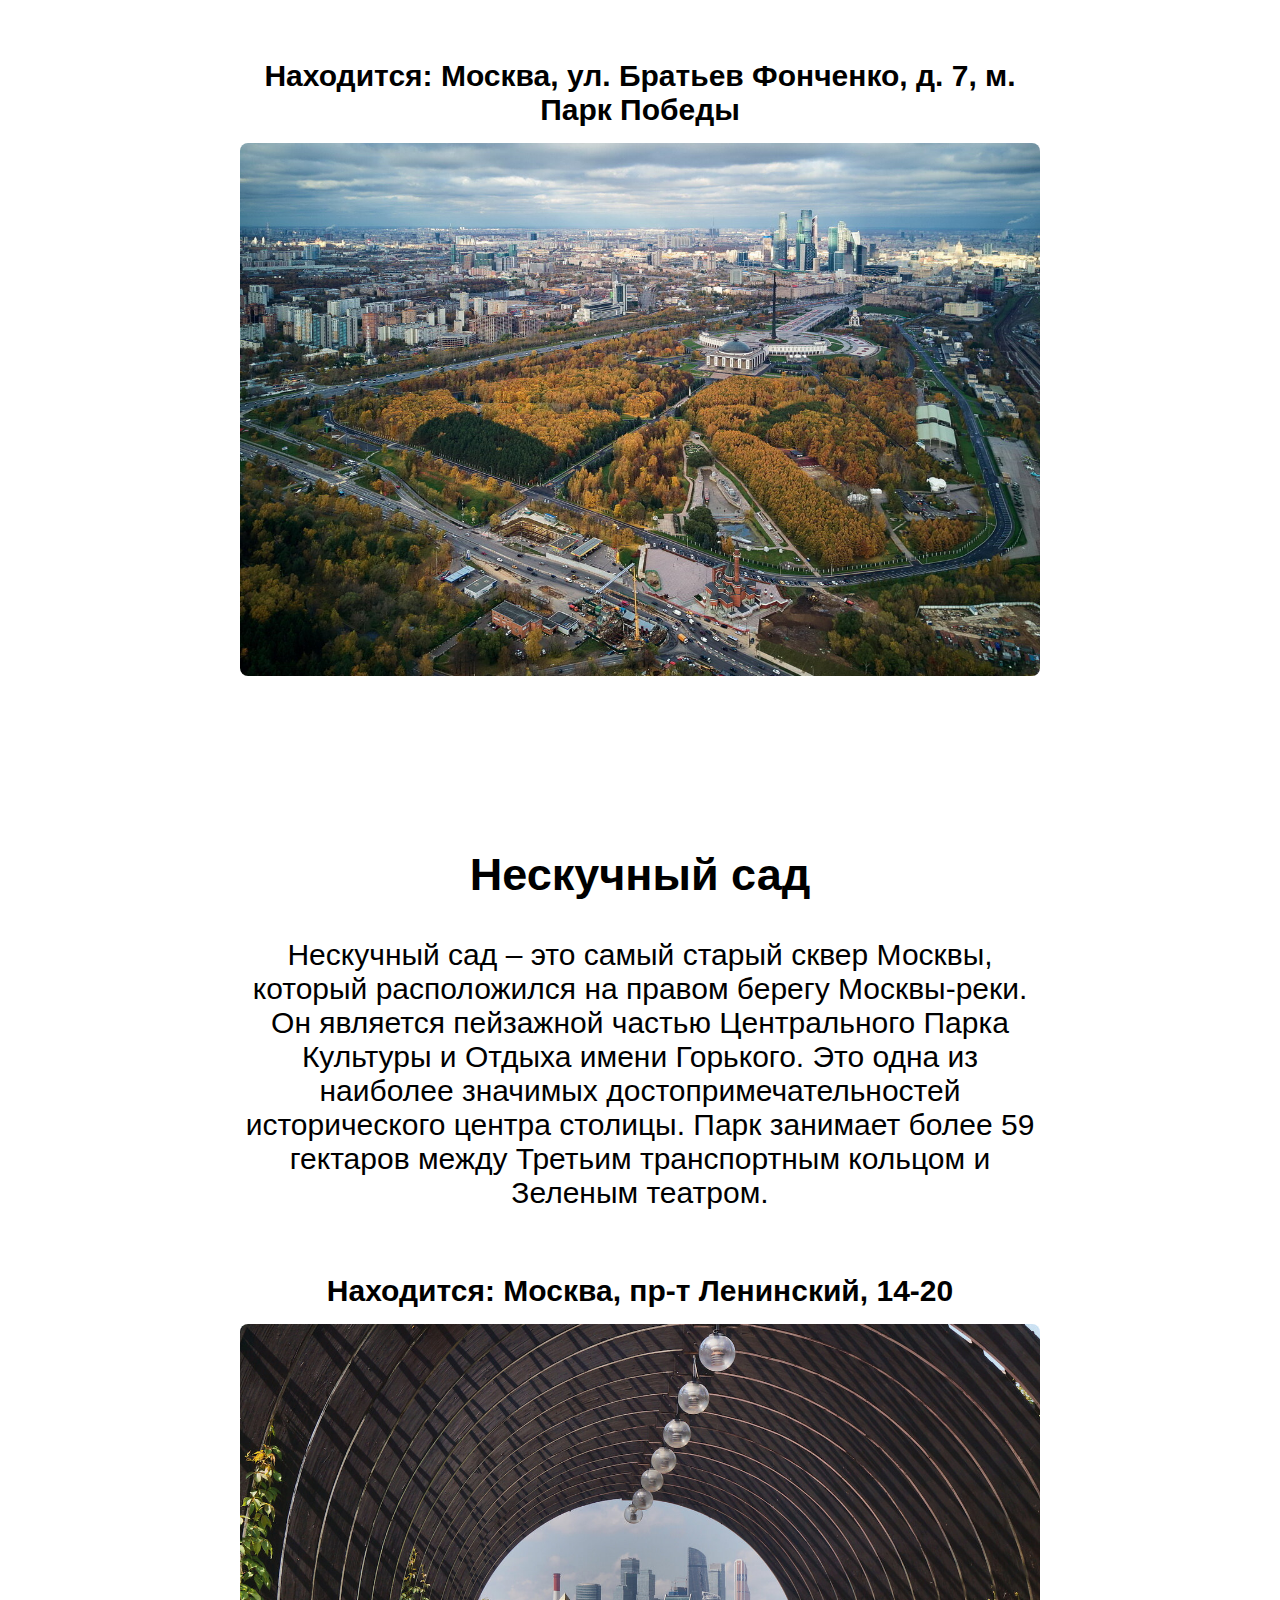
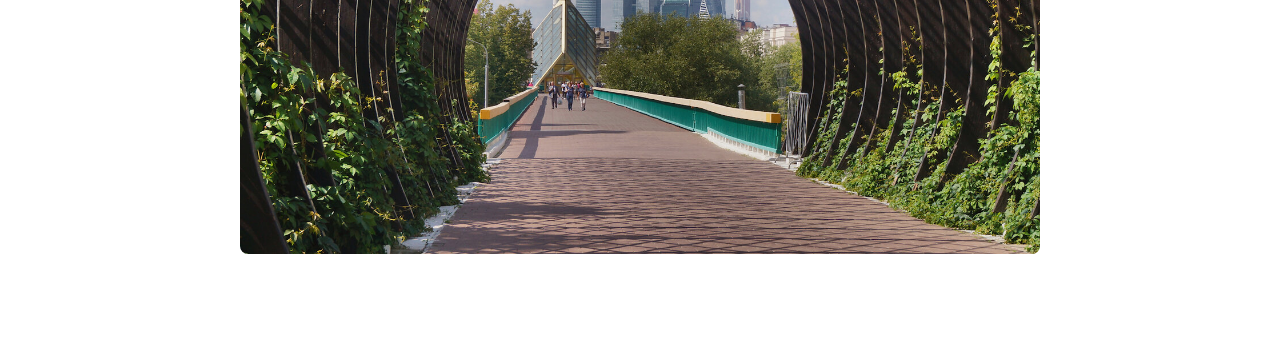
<file: 3lab/parks.html>
<!DOCTYPE html>
<html lang="ru">

<head>
    <meta charset="UTF-8">
    <meta name="viewport" content="width=device-width, initial-scale=1.0">
    <title>Парки Москвы</title>
    <link rel="stylesheet" href="styles_parks.css">
</head> 

<body>
    <header>
        <h1>Парки Москвы</h1>
        <nav>
            <ul>
                <li><a href="sights.html">Достопримечательности</a></li>
                <li><a href="museums.html">Музеи</a></li>
                <li><a href="restaurants.html">Рестораны</a></li>
            </ul>
        </nav>
    </header>

    <section class="park">
        <h2>Парк Горького</h2>
        <p>Самый популярный парк Москвы. На территории в 119 гектаров каждый найдет чем себя занять, будь то романтическая встреча или семейный отдых с детьми или прогулки с друзьями: занятия спортом, обучение, развлечения, еда, экскурсии, летний кинотеатр, выставки и масса всего интересного ждет вас в Парке Горького.</p>
    </br> <b> Находится: Москва, ул. Крымский Вал, 9, м. Октябрьская </b>
        <img src="img/Park1.jpg" alt="Парк Горького">
    </section>

    <section class="park">
        <h2>Парк Зарядье</h2>
        <p>Грандиозная зона отдыха открылась в самом сердце России в 2017 г. ко дню города Москвы. Уникальный парк, во всех отношениях, раскинулся на территории в 12 га и сочетает в себе 4 характерные для России ландшафтные зоны: тундра, степь, лес, болота. В каждой части этого великолепия своя температура. Да-да, именно своя, вне зависимости от времени года. Зимой плюсовая температура, а летом –минусовая. Для каждой зоны предусмотрен свой мини-зоопарк. Это прекрасная возможность узнать больше о нашей стране, не выезжая за пределы Бульварного кольца. Над Москвой-рекой появился парящий мост длиною 70 метров и одна из лучших смотровых площадок столицы. Отсюда можно увидеть практически весь центр Москвы, во всех деталях рассмотреть Кремль и его окрестности.</p>
    </br> <b> Находится: Москва, Парк Зарядье, м. Китай-Город </b>
        <img src="img/Park2.jpg" alt="Парк Зарядье">
    </section>

    <section class="park">
        <h2>Парк Победы</h2>
        <p>Едва ли найдется житель столицы, который не бывал на Поклонной горе. Всеми узнаваемый Обелиск, устремившийся в высь на 141.8 метра (каждый дециметр символизирует один день войны), ставший самым высоким монументом России. Он украшает парк, который является неотъемлемой частью мемориального комплекса Центрального музея Великой Отечественной войны 1941-1945 гг.</p>
    </br> <b> Находится: Москва, ул. Братьев Фонченко, д. 7, м. Парк Победы </b>
        <img src="img/Park3.jpg" alt="Парк Победы">
    </section>

    <section class="park">
        <h2>Нескучный сад</h2>
        <p>Нескучный сад – это самый старый сквер Москвы, который расположился на правом берегу Москвы-реки. Он является пейзажной частью Центрального Парка Культуры и Отдыха имени Горького. Это одна из наиболее значимых достопримечательностей исторического центра столицы. Парк занимает более 59 гектаров между Третьим транспортным кольцом и Зеленым театром.</p>
    </br> <b> Находится: Москва, пр-т Ленинский, 14-20 </b>
        <img src="img/Park4.jpg" alt="Нескучный сад">
    </section>

    <footer>
        <p>&copy; 2023 Путеводитель по Москве</p>
    </footer>
</body>

</html>
</file>
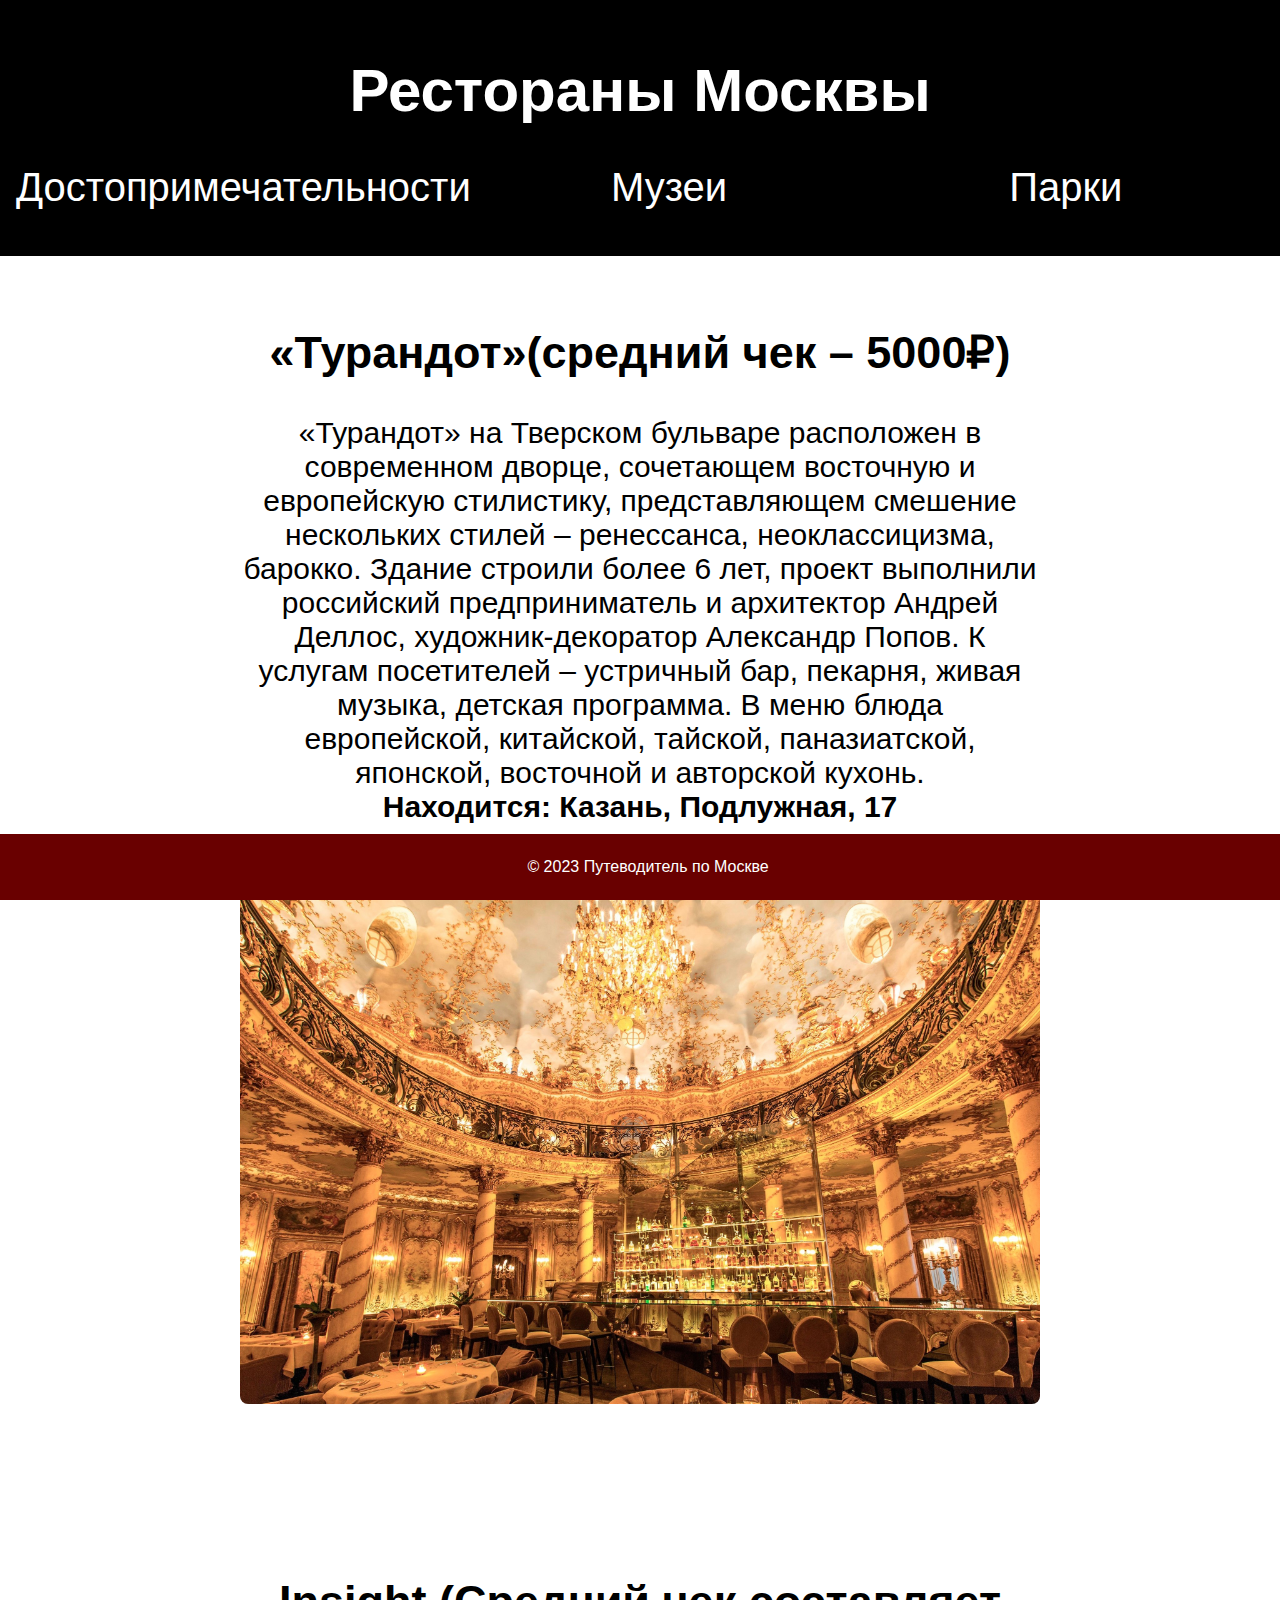
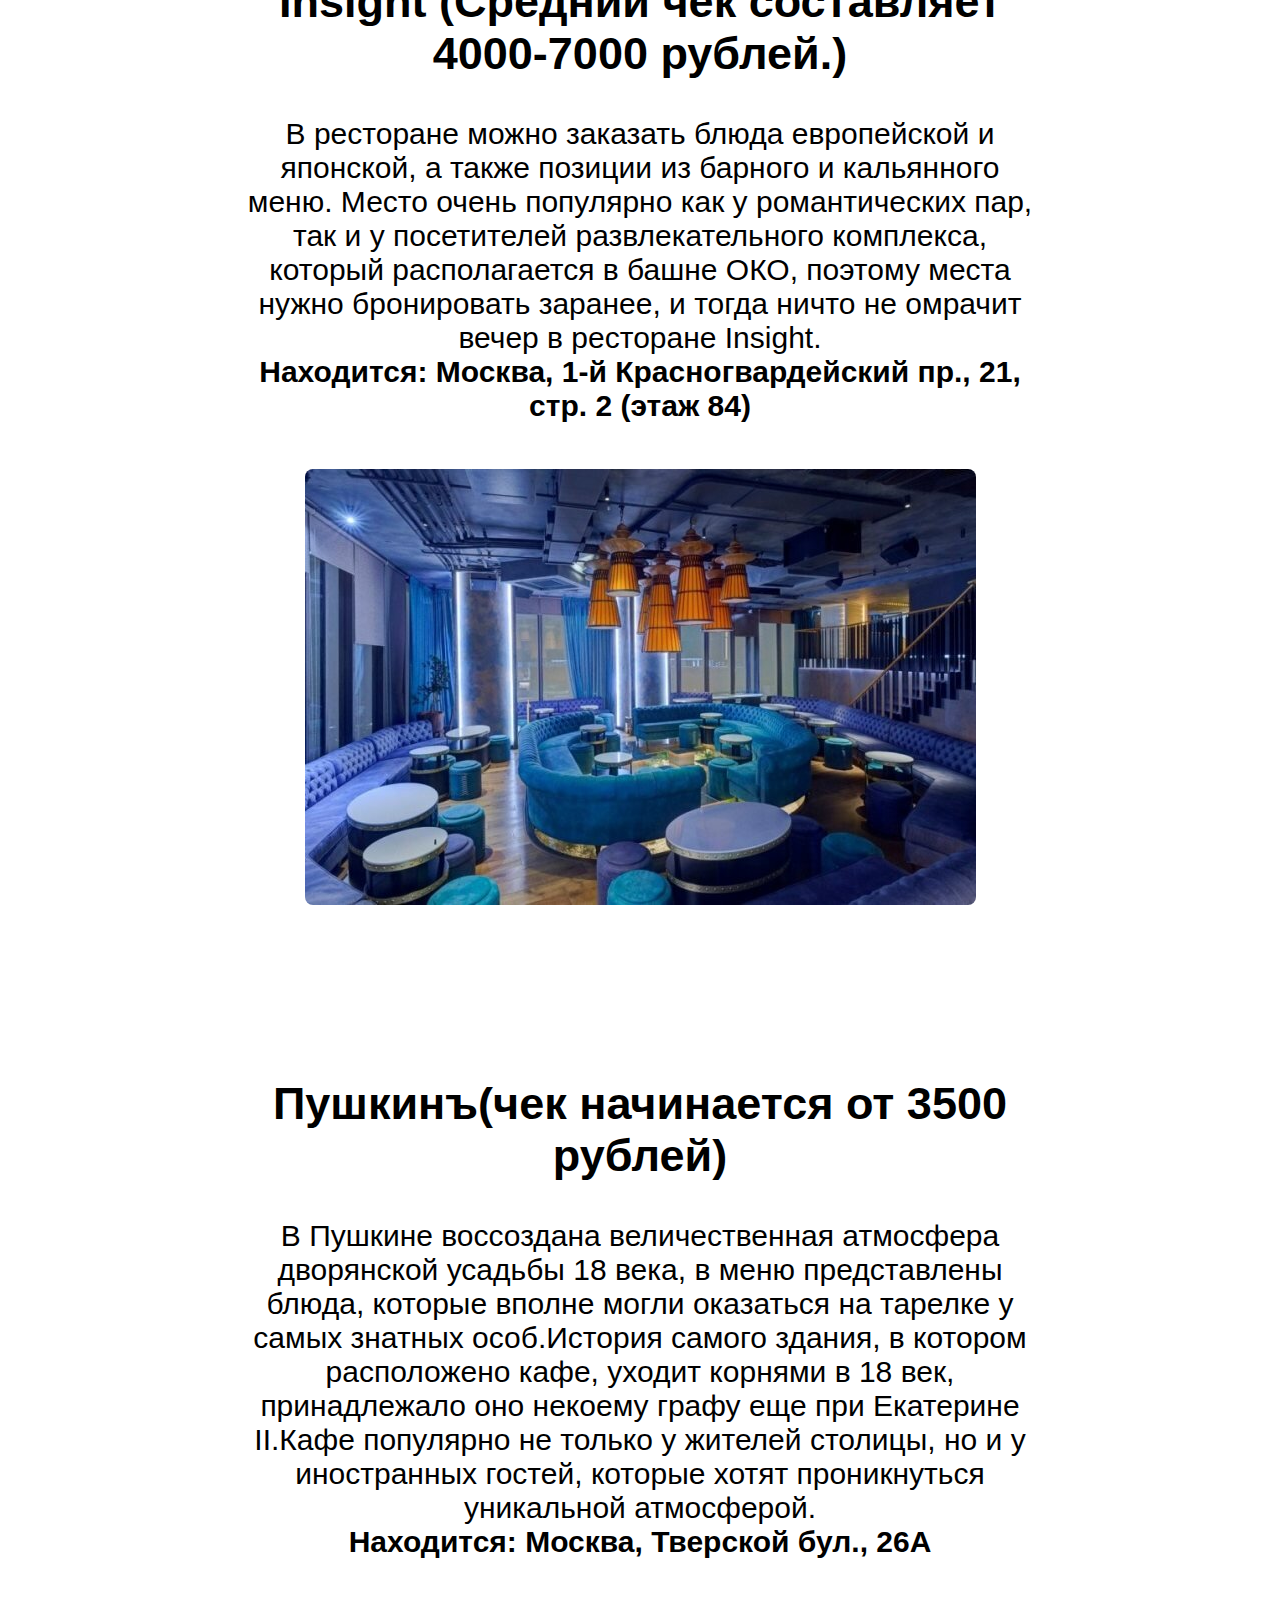
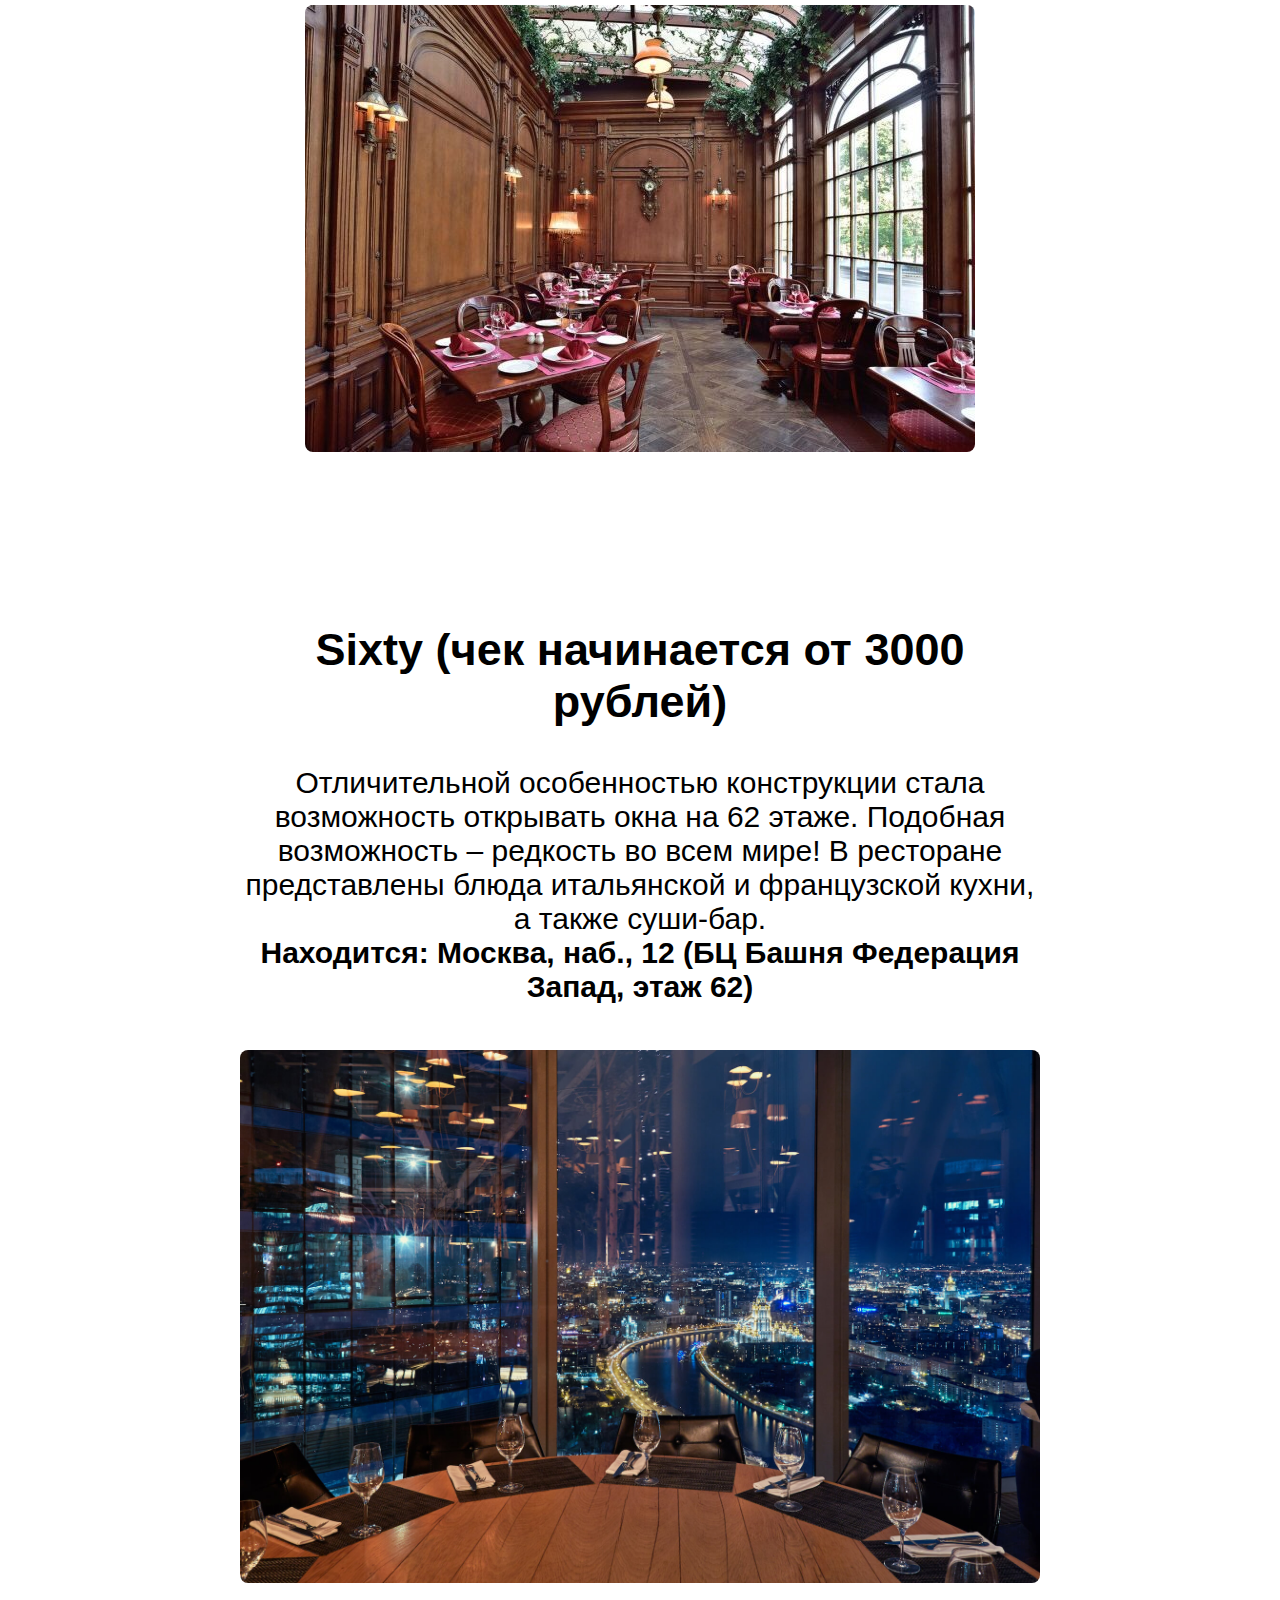
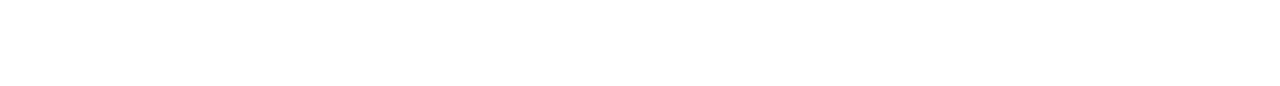
<file: 3lab/restaurants.html>
<!DOCTYPE html>
<html lang="ru">

<head>
    <meta charset="UTF-8">
    <meta name="viewport" content="width=device-width, initial-scale=1.0">
    <title>Рестораны Москвы</title>
    <link rel="stylesheet" href="styles_rest.css">
</head> 

<body>
    <header>
        <h1>Рестораны Москвы</h1>
        <nav>
            <ul>
                <li><a href="sights.html">Достопримечательности</a></li>
                <li><a href="museums.html">Музеи</a></li>
                <li><a href="parks.html">Парки</a></li>
            </ul>
        </nav>
    </header>

    <section class="restaurant">
        <h2>«Турандот»(средний чек – 5000₽)</h2>
        <p>«Турандот» на Тверском бульваре расположен в современном дворце, сочетающем восточную и европейскую стилистику, представляющем смешение нескольких стилей – ренессанса, неоклассицизма, барокко. Здание строили более 6 лет, проект выполнили российский предприниматель и архитектор Андрей Деллос, художник-декоратор Александр Попов. К услугам посетителей – устричный бар, пекарня, живая музыка, детская программа. В меню блюда европейской, китайской, тайской, паназиатской, японской, восточной и авторской кухонь.
        </br><b>Находится: Казань, Подлужная, 17 </b> 
            </p>
        <img src="img/Rest1.jpg" alt="Турандот">
    </section>

    <section class="restaurant">
        <h2>Insight (Средний чек составляет 4000-7000 рублей.)</h2>
        <p>В ресторане можно заказать блюда европейской и японской, а также позиции из барного и кальянного меню.
            Место очень популярно как у романтических пар, так и у посетителей развлекательного комплекса, который располагается в башне ОКО, поэтому места нужно бронировать заранее, и тогда ничто не омрачит вечер в ресторане Insight.
        </br><b>Находится: Москва, 1-й Красногвардейский пр., 21, стр. 2 (этаж 84)</b>
            </p>
        <img src="img/Rest2.jpg" alt="Insight">
    </section>

    <section class="restaurant">
        <h2>Пушкинъ(чек начинается от 3500 рублей)</h2>
        <p>В Пушкине воссоздана величественная атмосфера дворянской усадьбы 18 века, в меню представлены блюда, которые вполне могли оказаться на тарелке у самых знатных особ.История самого здания, в котором расположено кафе, уходит корнями в 18 век, принадлежало оно некоему графу еще при Екатерине II.Кафе популярно не только у жителей столицы, но и у иностранных гостей, которые хотят проникнуться уникальной атмосферой.
        </br><b>Находится: Москва, Тверской бул., 26А</b>
            </p>
        <img src="img/Rest3.jpg" alt="Пушкинъ">
    </section>

    <section class="restaurant">
        <h2>Sixty (чек начинается от 3000 рублей)</h2>
        <p>Отличительной особенностью конструкции стала возможность открывать окна на 62 этаже. Подобная возможность – редкость во всем мире! В ресторане представлены блюда итальянской и французской кухни, а также суши-бар. 
        </br><b>Находится: Москва, наб., 12 (БЦ Башня Федерация Запад, этаж 62)</b>
            </p>
        <img src="img/Rest4.jpg" alt="Sixty">
    </section>

    <footer>
        <p>&copy; 2023 Путеводитель по Москве</p>
    </footer>
</body>

</html>
</file>
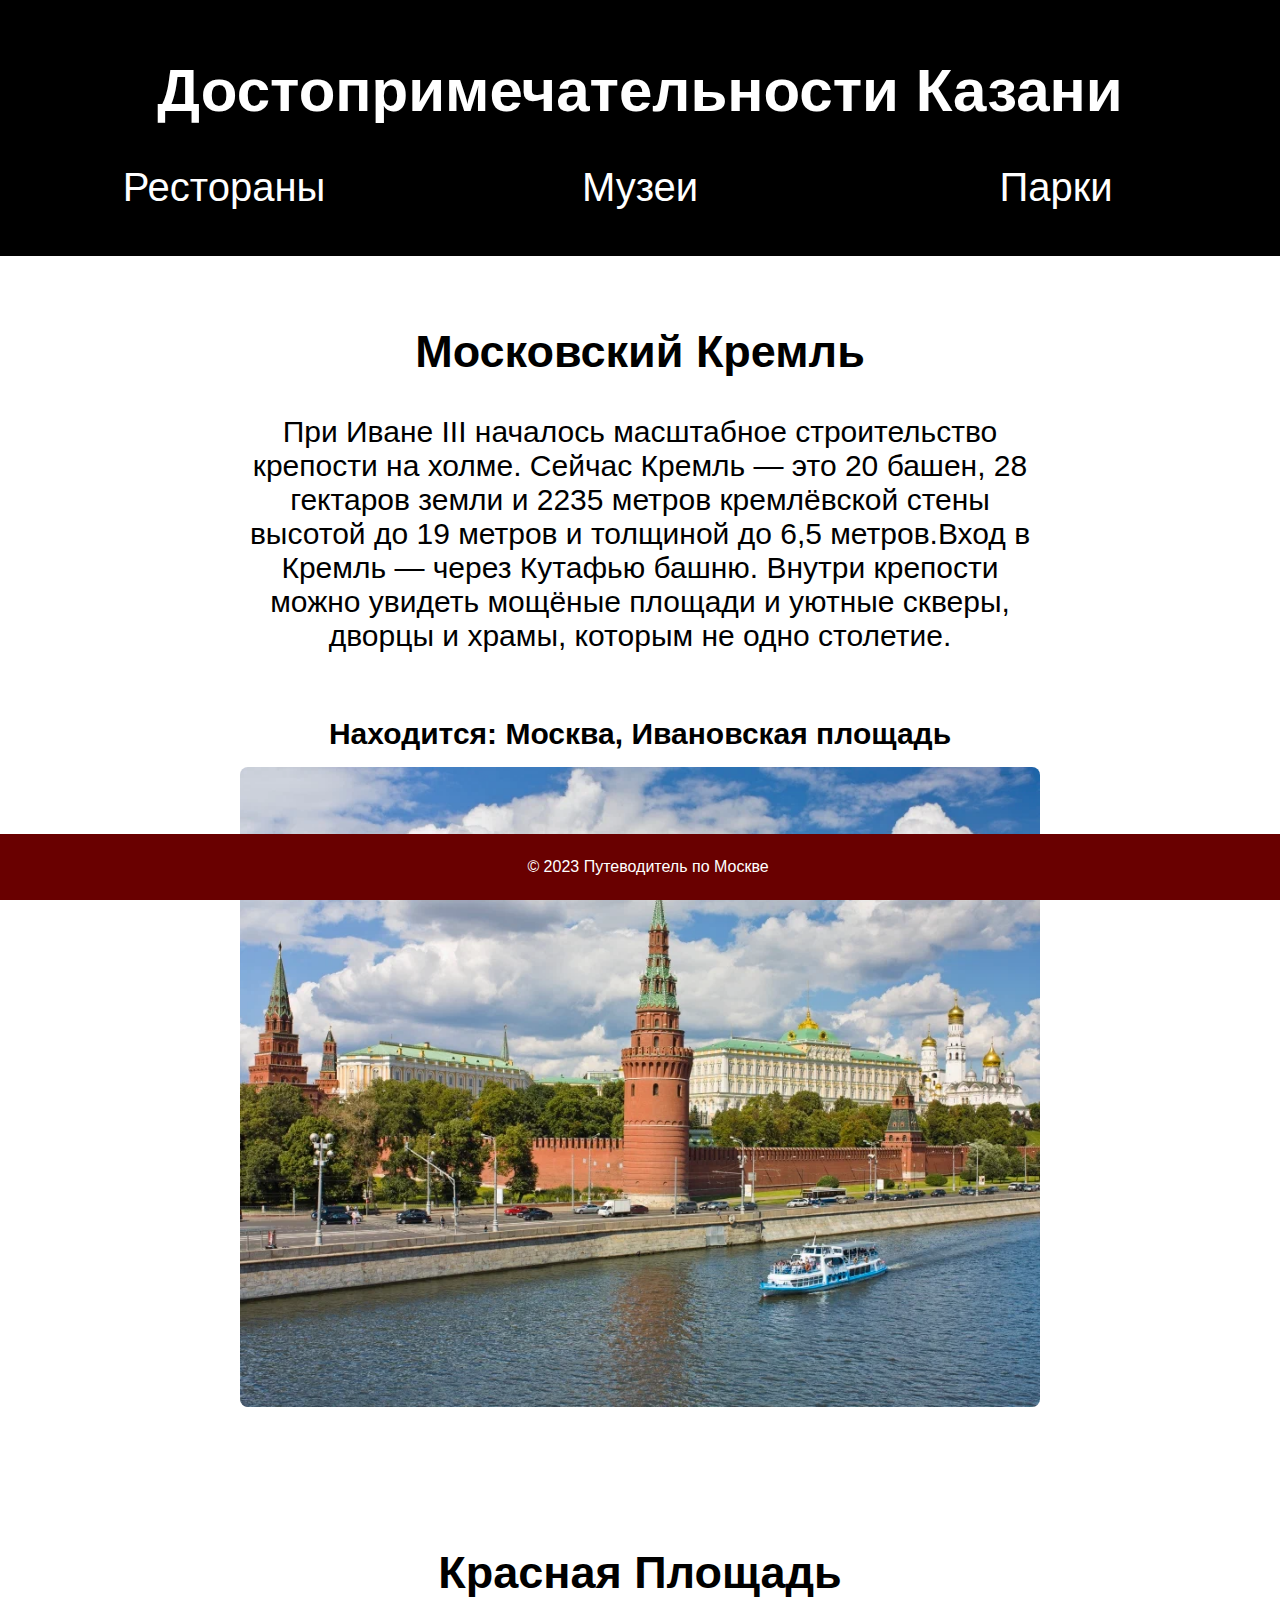
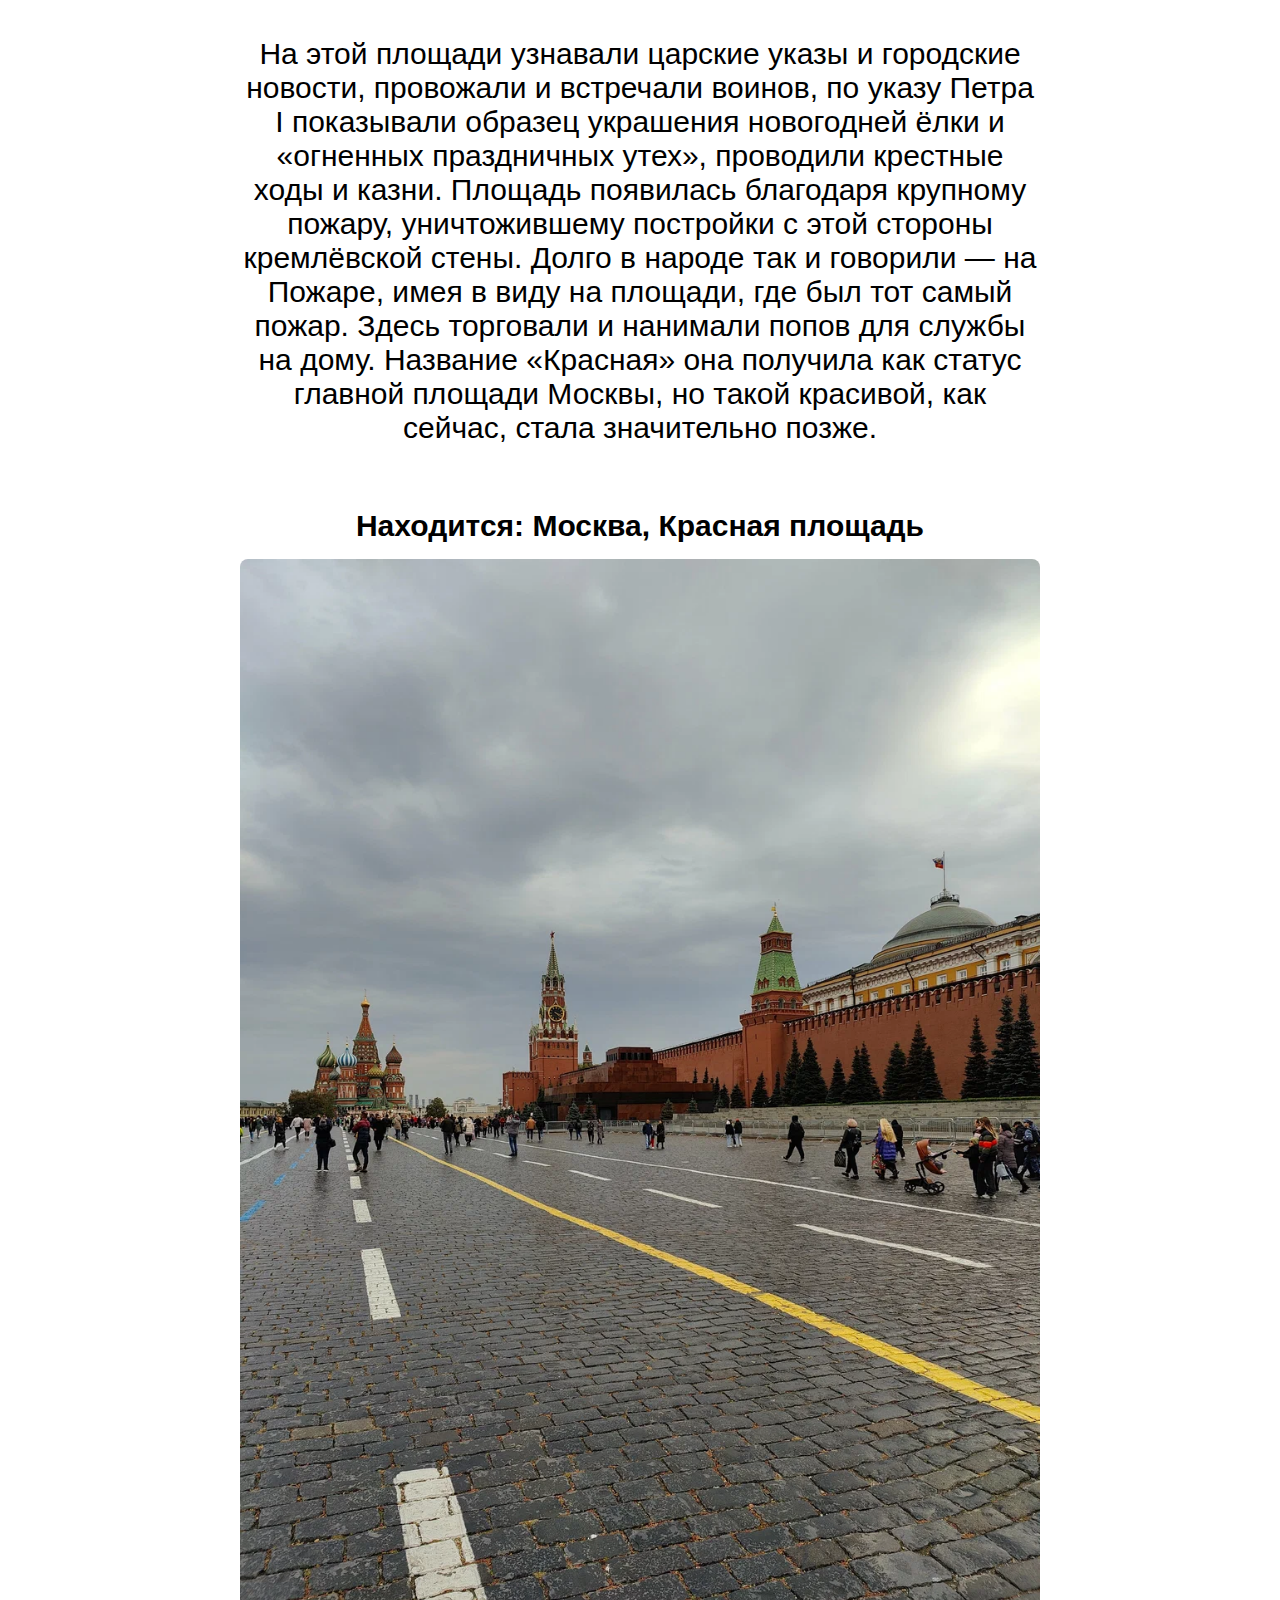
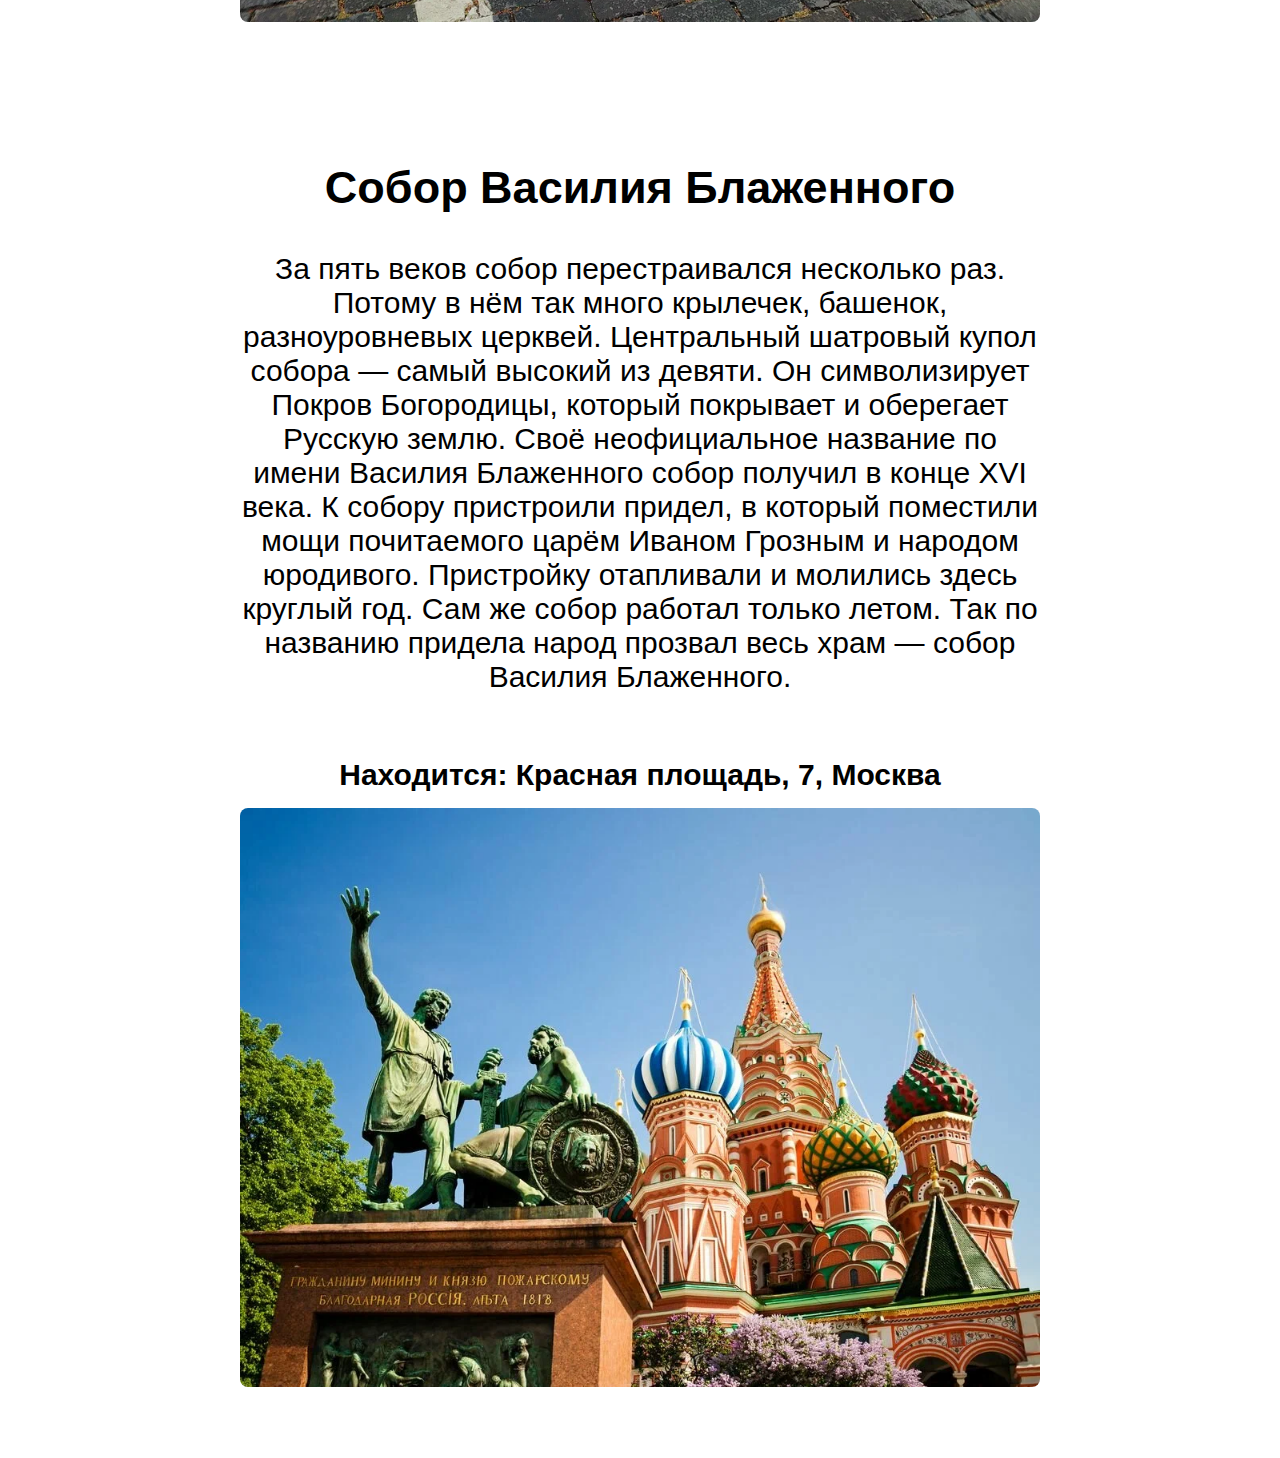
<file: 3lab/sights.html>
<!DOCTYPE html>
<html lang="ru">

<head>
    <meta charset="UTF-8">
    <meta name="viewport" content="width=device-width, initial-scale=1.0">
    <title>Достопримечательности Казани</title>
    <link rel="stylesheet" href="styles_sights.css">
</head> 

<body>
    <header>
        <h1>Достопримечательности Казани</h1>
        <nav>
            <ul>
                <li><a href="restaurants.html">Рестораны</a></li>
                <li><a href="museums.html">Музеи</a></li>
                <li><a href="parks.html">Парки</a></li>
            </ul>
        </nav>
    </header>

    <section class="sight">
        <h2>Московский Кремль</h2>
        <p>При Иване III началось масштабное строительство крепости на холме. Сейчас Кремль — это 20 башен, 28 гектаров земли и 2235 метров кремлёвской стены высотой до 19 метров и толщиной до 6,5 метров.Вход в Кремль — через Кутафью башню. Внутри крепости можно увидеть мощёные площади и уютные скверы, дворцы и храмы, которым не одно столетие.</p>
    </br> <b> Находится: Москва, Ивановская площадь </b>
        <img src="img/Msc.jpg" alt="Московский Кремль">
    </section>

    <section class="sight">
        <h2>Красная Площадь</h2>
        <p>На этой площади узнавали царские указы и городские новости, провожали и встречали воинов, по указу Петра I показывали образец украшения новогодней ёлки и «огненных праздничных утех», проводили крестные ходы и казни.
            Площадь появилась благодаря крупному пожару, уничтожившему постройки с этой стороны кремлёвской стены. Долго в народе так и говорили — на Пожаре, имея в виду на площади, где был тот самый пожар. Здесь торговали и нанимали попов для службы на дому.
            Название «Красная» она получила как статус главной площади Москвы, но такой красивой, как сейчас, стала значительно позже.</p>
    </br><b>Находится: Москва, Красная площадь</b>
        <img src="img/RED.jpg" alt="Красная площадь">
    </section>

    <section class="sight">
        <h2>Собор Василия Блаженного</h2>
        <p>За пять веков собор перестраивался несколько раз. Потому в нём так много крылечек, башенок, разноуровневых церквей. Центральный шатровый купол собора — самый высокий из девяти. Он символизирует Покров Богородицы, который покрывает и оберегает Русскую землю.
            Своё неофициальное название по имени Василия Блаженного собор получил в конце XVI века. К собору пристроили придел, в который поместили мощи почитаемого царём Иваном Грозным и народом юродивого. Пристройку отапливали и молились здесь круглый год. Сам же собор работал только летом. Так по названию придела народ прозвал весь храм — собор Василия Блаженного.</p>
    </br><b>Находится: Красная площадь, 7, Москва </b>
        <img src="img/Vas.jpg" alt="Собор Василия Блаженного">
    </section>

    <footer>
        <p>&copy; 2023 Путеводитель по Москве</p>
    </footer>
</body>


</html>
</file>
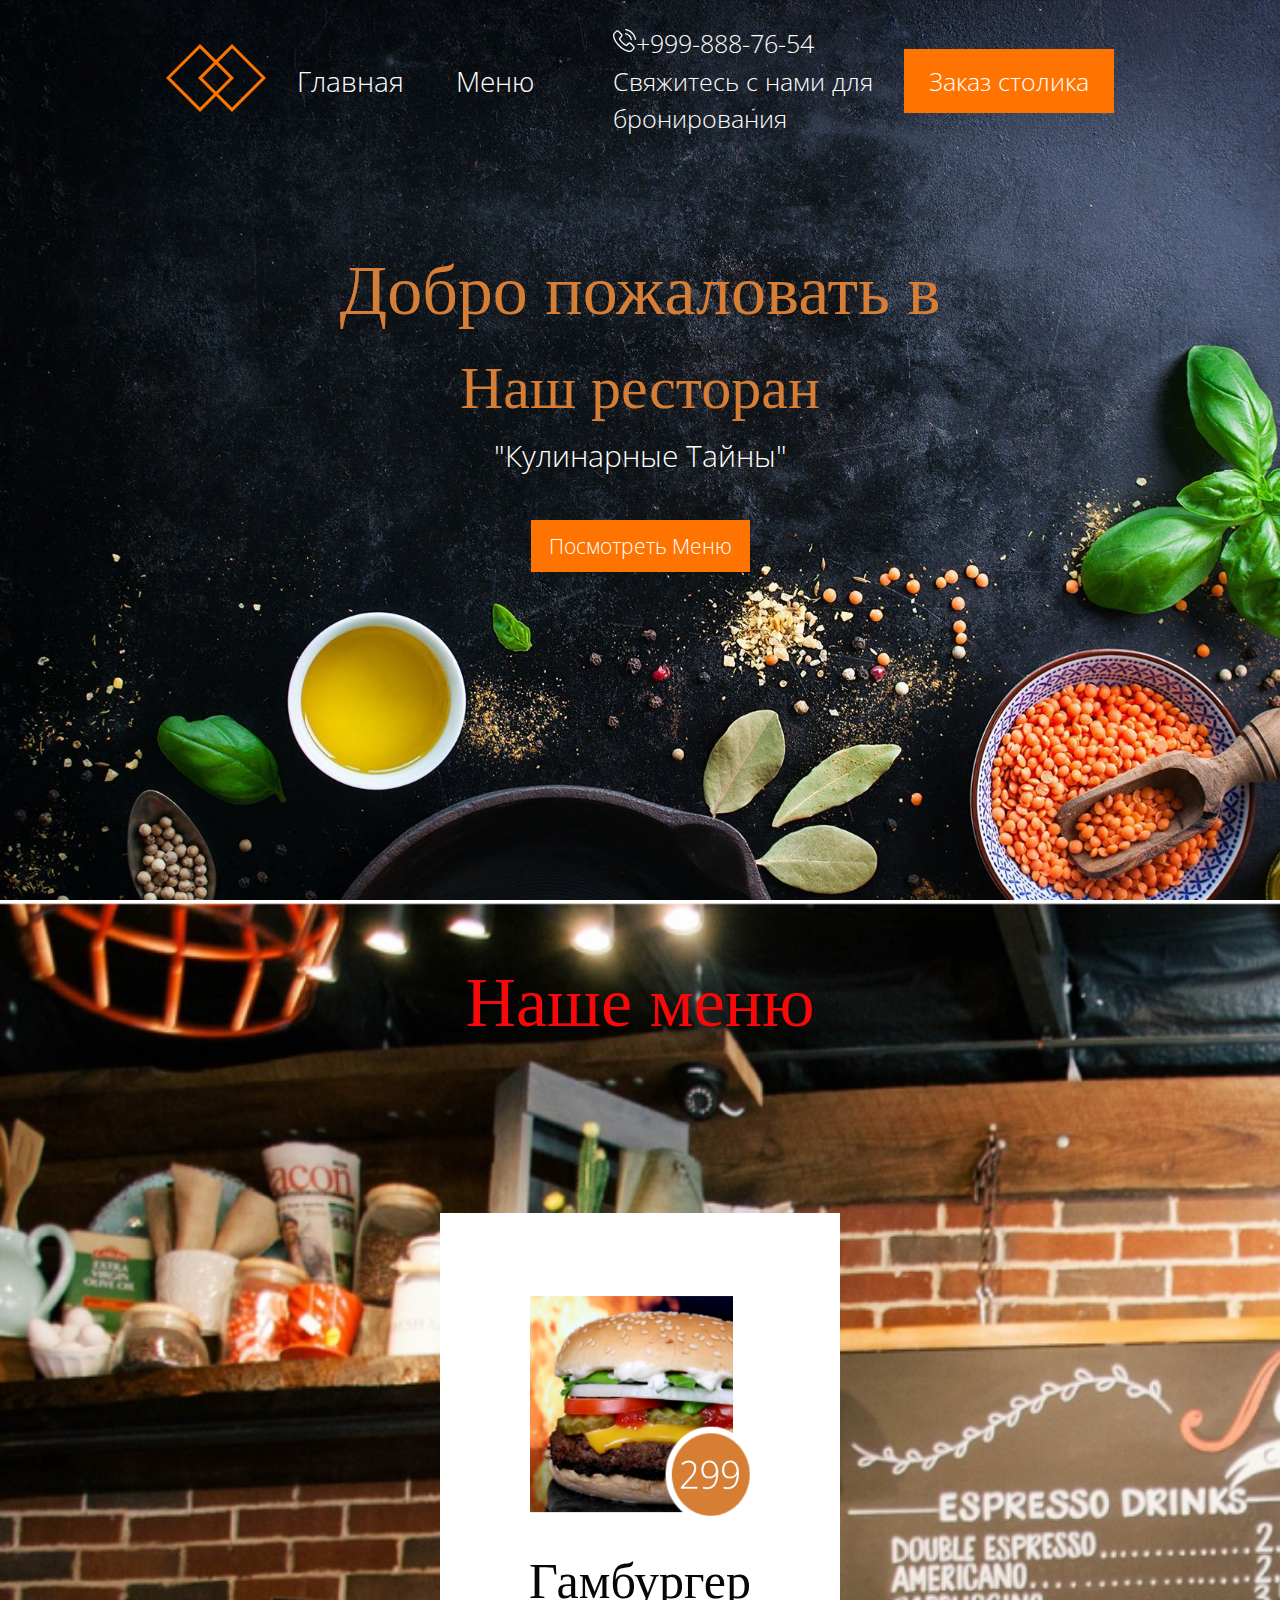
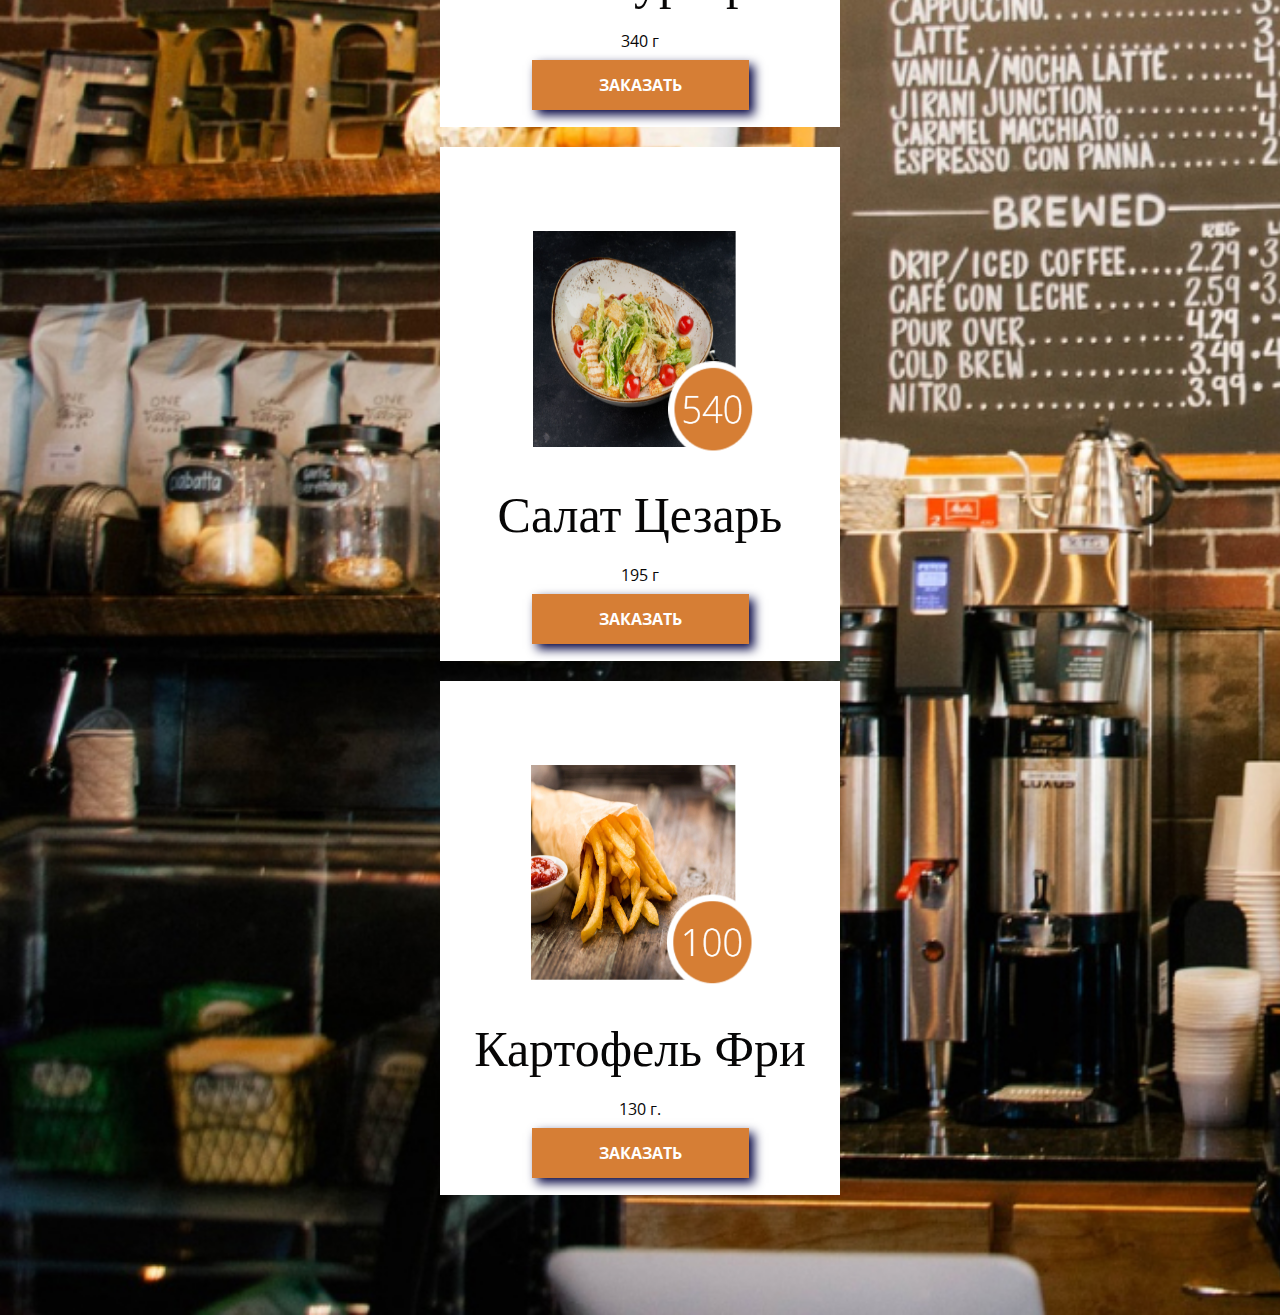
<file: Lab1/1lab.html>
<!DOCTYPE html>
<html lang="en">
<head>
    <meta charset="UTF-8">
    <meta name="viewport" content="width=device-width, initial-scale=1.0">
    <link rel="stylesheet" href="styles.css">
    <link rel="preconnect" href="https://fonts.googleapis.com">
    <link rel="preconnect" href="https://fonts.gstatic.com" crossorigin>
    <link href="https://fonts.googleapis.com/css2?family=Montserrat:wght@100&family=Open+Sans:wght@300&display=swap" rel="stylesheet">
    <link rel="preconnect" href="https://fonts.googleapis.com">
    <link rel="preconnect" href="https://fonts.gstatic.com" crossorigin>
    <link href="https://fonts.googleapis.com/css2?family=Montserrat:wght@100&family=Open+Sans:wght@300&family=Tinos:wght@400;700&display=swap" rel="stylesheet">


    <title>Ресторан</title>
</head>
<body>
    <div class="header">
      <div class="container">

        <div class="header-line">
          <div class="heder-logo">
            <img src="img/LOGO.png" alt="ЛОГОТИП">

            </div>
            <div class="nav">
              <a class="nav-item" href="#">Главная</a>
              <a class="nav-item" href="#me">Меню</a>
            </div>
          
            <div class="phone">
              <div class="phone-holder">
                <div class="phone-img">
                  <img src="img/phone.png" alt="">
                </div>

                <div class="number"><a class="num" href="#">+999-888-76-54</a>
                </div>
              </div>

              <div class="phone-text">
                Свяжитесь с нами для <br>бронирования
              </div>
            </div>
        <div class="btn">
          <a class="button" href="#">Заказ столика</a>
        </div> 
      </div>

      <div>
        <div class="header-down">

          <div class="header-title">
            Добро пожаловать в

              <div class="header-subtitle">
                Наш ресторан
              </div>

                <div class="header-suptitle">
                  "Кулинарные Тайны"
                </div>

                <div class="header-btn">
                  <a href="#me" class="header-button">Посмотреть Меню</a>
                </div>
          </div>
        </div>
      </div>
      
     


    </div>
  </div>

  <div class="menu">
    <div class="container">

      <div class="menu-title">
        <div id="me">Наше меню</div>
        
      </div>
      <div class="menu-items">

        <div class="menu-item">
        <div class="menu-images">
          <img src="img/gam1.png" alt="" class="menu-img">
          <div class="price">
            
          </div>
        </div>

        <div class="menu-text">
          Гамбургер
        </div>
        
        <div class="menu-subtext">
            340 г
        </div>
        <div class="menu-button">

          <a href="#" class="menu-btn">ЗАКАЗАТЬ</a>
        </div>
        </div>
        <div class="menu-item">
          <div class="menu-images">
            <img src="img/cez2.png" alt="" class="menu-img">
            <div class="price">
              
            </div>
          </div>
  
          <div class="menu-text">
             Салат Цезарь
          </div>
          
          <div class="menu-subtext">
            195 г 
          </div>
          <div class="menu-button">
  
            <a href="#" class="menu-btn">ЗАКАЗАТЬ</a>
          </div>
          </div>
          <div class="menu-item">
            <div class="menu-images">
              <img src="img/fri3.png" alt="" class="menu-img">
              <div class="price">
                
              </div>
            </div>
    
            <div class="menu-text">
              Картофель Фри
            </div>
            
            <div class="menu-subtext">
               130 г.
            </div>
            <div class="menu-button">
    
              <a href="#" class="menu-btn">ЗАКАЗАТЬ</a>
            </div>
            </div>
      </div>

    </div>

  </div>
 
    </body>
  </html>
</file>
<file: 3lab/styles.css>
body {
    font-family: Arial, sans-serif;
    margin: 0;
    padding: 0;
}

header {
    background-color: #000000;
    color: #fff;
    padding: 1rem;
    
}

header h1 {
    margin: 0;
    font-size: 60px;
}

/* Flexbox  */
nav ul {
    list-style: none;
    padding: 0;
    display: flex;
    font-weight: 200;
    font-size: 40px;
}

nav li {
    margin-right: 1rem;
    font-weight: 200;
    font-size: 40px;
}

nav a {
    color: #fff;
    text-decoration: none;
    font-weight: 200;
    font-size: 70px;
}

/* Flexbox на главной странице */
section.introduction, section.sights, section.restaurants, section.museums, section.parks, section.events, section.contacts {
    display: flex;
    flex-direction: column;
    align-items: center;
    text-align: center;
    padding: 2rem;
}

/* Стили для футера */
footer {
    display: flex;
    justify-content: center;
    align-items: center;
    background-color: #6e0000;
    color: #fff;
    text-align: center;
    padding: 1rem;
    position: fixed;
    bottom: 0;
    width: 100%;
}

nav ul {
    list-style: none;
    padding: 0;
    display: flex;
    justify-content: space-around; /* Равномерное распределение элементов по ширине */
    background-color: #000000; /* Цвет фона для навигации */
    font-weight: 200;
    font-size: 40px;
}

nav li {
    margin-right: 1rem;
    font-weight: 200;
    font-size: 70px;
}

nav a {
    color: #fff;
    text-decoration: none;
    font-weight: bold;
    font-size: 40px;
}

/* стили для фотографий */
.city-photos {
    display: flex;
    justify-content: space-around;
    margin-top: 2rem;
}

.city-photos img {
    max-width: 30%;
}
.introduction{
    font-size: 30px;
}
</file>
<file: 3lab/print.css>
header, footer, nav {
    display: none;
}
</file>
<file: 6lab/style.css>
.card-img-top {
    width: 100%; /* Ширина */
    height: 200px; /* Фиксированная высота */
    object-fit: cover; /* Обрезка изображений  */
  }
.row {
  margin-right: 0;
  margin-left: 0;
}
</file>
<file: 2lab/2.2style.css>
body {
    font-family: Arial, sans-serif;
    text-align: center;
    background-image: url('reg.jpg'); 
    background-size: cover;
    color: rgb(214, 20, 20);
}

form {
    display: inline-block;
    text-align: left;
    background-color: rgb(56, 160, 167);
    padding: 40px;
    border-radius: 50px;
    margin: 10px auto;
    height: 320px;
}

label, input, select, textarea {
    display: block;
    margin-bottom: 20px;
    color: rgb(0, 0, 0);
}

input, select, textarea {
    width: 100%;
    padding: 10px;
    border: none;
    border-radius: 5px;
}
button {
    background-color: #e99b0a;
    color: white;
    padding: 14px 20px;
    margin: 8px 0;
    border: none;
    cursor: pointer;
    width: 100%;
}
input[type="checkbox"] {
    display: none; 
}

input[type="checkbox"] + label {
    position: relative;
    padding-left: 30px;
    cursor: pointer;
}

input[type="checkbox"] + label:before {
    content: "";
    position: absolute;
    left: 0;
    top: 0;
    width: 20px;
    height: 20px;
    border: 2px solid #c84e16;
    background-color: white;
    border-radius: 3px;
}

input[type="checkbox"]:checked + label:before {
    background-color:rgb(225, 240, 12);
    border: 2px solid rgb(223, 75, 17);
}
a{
    display: inline-block;
    background: #e6190b;
    color: #fff;
    padding: 10px 20px;
    border-radius: 5px;
    text-decoration: none;
    font-family: Tahoma;
    font-size: 15px;
    line-height: 1;
    font-weight: 100;
}
</file>
<file: 2lab/style2.css>
body {
    font-family: Arial, sans-serif;
    text-align: center;
    background-image: url('background.jpg'); 
    background-size: cover;
    background-position: center;
    color: rgb(255, 255, 255);
}

form {
    display: inline-block;
    text-align: left;
    background-color: rgb(56, 160, 167);
    padding: 20px;
    border-radius: 10px;
    margin: 50px auto;
}

label, input, select, textarea {
    display: block;
    margin-bottom: 20px;
    color: black;
}

input, select, textarea {
    width: 100%;
    padding: 8px;
    border: none;
    border-radius: 5px;
}

input[type="submit"] {
    background-color: #f10202;
    color: rgb(255, 255, 255);
    padding: 10px 20px;
    border: none;
    border-radius: 5px;
    cursor: pointer;
}
a.button {
    display: inline-block;
    background: #e6190b;
    color: #fff;
    padding: 10px 20px;
    border-radius: 5px;
    text-decoration: none;
    font-family: Tahoma;
    font-size: 15px;
    line-height: 1;
    font-weight: 100;
  }
  
  div {
    margin: 14px;
    text-align: center;
  }
/*цвет кнопки"Отправить"*/
input[type="submit"]:hover {
    background-color: #1c1d1ca4;
}


/* Скрываем дефолтные радиокнопки */
input[type="radio"] {
    display: none;
}

/* Создаем стилизованные радиокнопки */
input[type="radio"] + label {
    position: relative;
    padding-left: 30px; /* Расстояние между радиокнопкой и текстом */
    cursor: pointer;
}

input[type="radio"] + label:before {
    content: "";
    position: absolute;
    left: 0;
    top: 0;
    width: 20px; 
    height: 20px; 
    border: 2px solid rgb(219, 6, 6); 
    border-radius: 50%; 
}

/* Когда радиокнопка выбрана, меняем фон кастомной радиокнопки */
input[type="radio"]:checked + label:before {
    background-color: rgb(15, 206, 25); 
}
input[type="checkbox"] {
    display: none; 
}

input[type="checkbox"] + label {
    position: relative;
    padding-left: 30px;
    cursor: pointer;
}

input[type="checkbox"] + label:before {
    content: "";
    position: absolute;
    left: 0;
    top: 0;
    width: 20px;
    height: 20px;
    border: 2px solid #c84e16;
    background-color: white;
    border-radius: 3px;
}

input[type="checkbox"]:checked + label:before {
    background-color:rgb(225, 240, 12);
    border: 2px solid rgb(223, 75, 17);
}
</file>
<file: 3lab/styles_museums.css>
body {
    font-family: Arial, sans-serif;
    margin: 0;
    padding: 0;
}

header {
    background-color: #000000;
    color: #fff;
    padding: 1rem;
    text-align: center;
    font-size: 30px;
}

nav ul {
    list-style: none;
    padding: 0;
    display: flex;
    justify-content: space-between;
    background-color: #000000;
}

nav li {
    flex: 1;
    text-align: center;
}

nav a {
    color: #fff;
    text-decoration: none;
    font-weight: bold;
    font-size: 40px;
}

.sight {
    padding: 2rem;
    text-align: center;
    max-width: 800px;
    margin: 0 auto;
    font-size: 30px;
}

.sight img {
    max-width: 100%;
    border-radius: 8px;
    margin-top: 1rem;
    margin-bottom: 4rem;
}

footer {
    background-color: #690000;
    color: #fff;
    text-align: center;
    padding: 0.5rem;
    position: fixed;
    bottom: 0;
    width: 100%;
}
</file>
<file: 3lab/styles_parks.css>
body {
    font-family: Arial, sans-serif;
    margin: 0;
    padding: 0;
}

header {
    background-color: #000000;
    color: #fff;
    padding: 1rem;
    text-align: center;
    font-size: 30px;
}

nav ul {
    list-style: none;
    padding: 0;
    display: flex;
    justify-content: space-between;
    background-color: #000000;
    font-size: 40px;
}

nav li {
    flex:1; /* отвечает за расположение дост. муз. рест.  */
    text-align: center;
}

nav a {
    color: #fff;
    text-decoration: none;
    font-weight: bold;
}

.park {
    padding: 2rem;
    text-align: center;
    max-width: 800px;
    margin: 0 auto;
    font-size: 30px;
}

.park img {
    max-width: 100%;
    border-radius: 8px;
    margin-top: 1rem;
    margin-bottom: 4rem;
}

footer {
    background-color: #690000;
    color: #fff;
    text-align: center;
    padding: 1rem;
    position: fixed;
    bottom: 0;
    width: 100%;
    z-index: 1;
}
</file>
<file: 3lab/styles_rest.css>
body {
    font-family: Arial, sans-serif;
    margin: 0;
    padding: 0;
}

header {
    background-color: #000000;
    color: #fff;
    padding: 1rem;
    text-align: center;
    font-size: 30px;
}

nav ul {
    list-style: none;
    padding: 0;
    display: flex;
    justify-content: space-around;
}

nav a {
    color: #fff;
    text-decoration: none;
    font-size: 40px;
}

nav li {
    flex: 1;
    text-align: center;
}

.restaurant {
    padding: 2rem;
    text-align: center;
    max-width: 800px;
    margin: 0 auto;
    font-size: 30px;
}

.restaurant img {
    max-width: 100%;
    border-radius: 8px;
    margin-top: 1rem;
    margin-bottom: 4rem;
}

footer {
    background-color: #690000;
    color: #fff;
    text-align: center;
    padding: 0.5rem;
    position: fixed;
    bottom: 0;
    width: 100%;
}
</file>
<file: 3lab/styles_sights.css>
body {
    font-family: Arial, sans-serif;
    margin: 0;
    padding: 0;
}

header {
    background-color: #000000;
    color: #fff;
    padding: 1rem;
    text-align: center;
    font-size: 30px;
}

nav ul {
    list-style: none;
    padding: 0;
    display: flex;
    justify-content: space-around;
}

nav a {
    color: #fff;
    text-decoration: none;
    font-size: 40px;
}

nav li {
    flex: 1;
    text-align: center;
}

.sight {
    padding: 2rem;
    text-align: center;
    max-width: 800px;
    margin: 0 auto;
    font-size: 30px;
}

.sight img {
    max-width: 100%;
    border-radius: 8px;
    margin-top: 1rem;
    margin-bottom: 2rem;
}

footer {
    background-color: #690000;
    color: #fff;
    text-align: center;
    padding: 0.5rem;
    position: fixed;
    bottom: 0;
    width: 100%;
}
</file>
<file: Lab1/styles.css>
body{
    margin: 0;
}
.container{
    margin: 0px 150px ;
}
.header{
    background-image: url(img/bg.jpg);
    height: 100vh;
    background-repeat: no-repeat;
    background-size: cover;
}
.header-line{
    padding-top: 25px;
    display: flex;
    align-items:center ;
    justify-content: space-around;
}

.nav-item{
    color: white;
    text-decoration: none;
    font-weight: 70;
    font-size: 28px;

    margin-right: 48px;
    transition:  color 0.3s linear;

}
.nav-item:hover{
    color:red ;
}
.cart{
    position: relative;
    border-right:1px solid #FFFFFF;
    padding-right: 10px;
    height: 50px;
}
.cart-img{
    position: absolute;
    top: 20px;
    right: 8px;
}
.num{
    color: #FFFFFF;
    text-decoration: none;
    font-weight: 100;
    font-size: 25px;
    transition:  color 0.3s linear;

}
.num:hover{
    color: rgb(231, 255, 13);
}
.phone-text{
    font-size: 25px ;
    font-weight: 40;
    color: #FFFFFF;
}
.phone-holder{
    display: flex;
    align-items: center;
}
.phone-img{
    font-size: medium;
}
.button{
    background-color: #FF7400;
    color: #FFFFFF;
    text-decoration: none;
    padding: 15px 25px;
    font-size: 25px;
    font-weight: 10;
    transition: background-color 0.2s linear;
}
.button:hover{
    background-color: rgb(160, 116, 23);
}


.header-title{
    color: #D67E35;
    font-family: 'Montserrat', sans-serif;
    font-family: 'Open Sans', sans-serif;
    font-family: 'Tinos', serif;
    font-size: 70px;
    font-weight: 50;
    text-align: center;
    
    

    margin-top: 100px ;
}
.header-subtitle{
    font-size: 60px;
   
}

.header-suptitle{
    color: #FFFFFF;
    font-size: 30px;
    font-family: 'Open Sans', sans-serif;
    
}


.header-button{
    background-color: #FF7400;
    padding: 12px 18px;
    color: #FFFFFF;
    font-size: 21px;
    font-weight: 45;
    font-family: 'Montserrat', sans-serif;
    font-family: 'Open Sans', sans-serif;
    text-decoration: none;

    transition: background-color  0.3s linear;
}
.header-button:hover{
    background-color: #813e07;
}
body{
    font-family: 'Montserrat', sans-serif;
    font-family: 'Open Sans', sans-serif;
    color: #070606;
    line-height: 1.5;
    font-size: 1rem;
}

.menu{
    background-image: url(img/menu-bg.jpg);
    background-repeat: no-repeat;
    background-size: cover;
    padding-bottom: 100px;
}
.menu-title{
    font-family: 'Tinos', serif;
    font-size: 70px;
    padding-top: 50px;
    color: #f80909;
    text-align: center;
    padding-bottom: 138px;
}
.menu-item{
    background-color: #FFFFFF;
    text-align: center;
    width: 27%;
    padding-top: 80px;
    padding-bottom: 30px ;
    margin-right: 20px;
}
.menu-img{
    height: 225px;
    width: 225px;
}

.menu-text{
    font-family: 'Tinos', serif;
    font-size: 50px;
    padding-top: 20px;
    padding-bottom: 10px;
}
.menu-subtext{
    font-size: 16px;
}
.menu-btn{
    background-color:#D67E35;
    text-decoration: none;
    padding: 14px 67px;
    color: #FFFFFF;
    font-size: 16px;
    font-weight: 700;
    box-shadow: 5px 5px 10px 0px #000040;
}
.menu-button{
    margin-top: 20px;
}
.price-image{
    position: absolute;
    
    top: 136px;
    left: 335px;
}
.menu-images{
    position: relative;
}
.price-420{
    position: absolute;
    top: 155px;
    left: 350px;
    color: #FFFFFF;
    font-size: 40px;

}
.menu-items{
    display: flex;
    justify-content: center;
}



p{
    color: #FFFFFF;


}
.tdbold{
    color: #FFFFFF;
    font-size: 20px;
}

.map{
    top: 0;
    right: 0;
    
}

@media (max-width: 1600px) {

    .menu-items{
        display: block;
    }
    .menu-item{
        margin: 20px auto;
        width: 400px;
    }
    .header-title{
        position: static;
    }

    

}
</file>
<file: 5dz/styles.css>
.actions i {
    font-family: FontAwesome;
}

.actions > * {
    margin-right: 0.5rem;
}

.actions > *:last-child {
    margin-right: 0;
}

.move-btn, .move-btn:hover {
    text-decoration: none;
    color: black;
}

.task:hover .actions {
    visibility: visible !important;
}

#to-do-list .move-to-do, #done-list .move-done {
    display: none;
}
</file>
